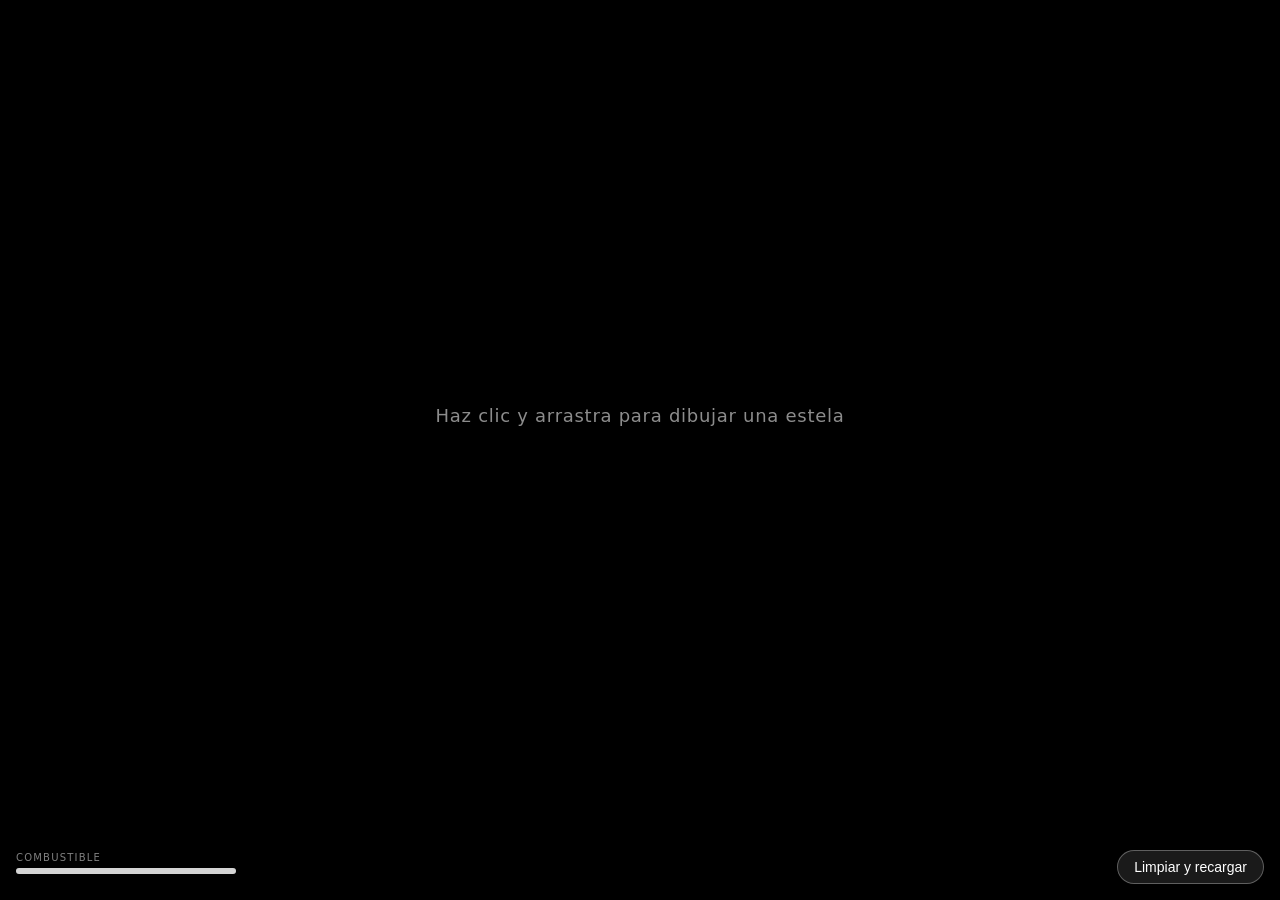
<file: Estela de avión.html>
<!DOCTYPE html>
<html lang="es">
<head>
<meta charset="utf-8">
<meta name="viewport" content="width=device-width, initial-scale=1, viewport-fit=cover">
<title>Estela de avión</title>
<style>
:root{box-sizing:border-box;padding-top:env(safe-area-inset-top,0px);padding-bottom:env(safe-area-inset-bottom,0px);color-scheme:dark}
html,body{height:100%;margin:0;background:#000;overflow:hidden;font-family:system-ui,-apple-system,"Segoe UI",sans-serif}
canvas{position:fixed;inset:0;width:100%;height:100%;display:block;background:#000;touch-action:none;cursor:crosshair}
#hint{position:fixed;left:0;right:0;top:45%;text-align:center;color:#fff;opacity:.55;font-size:18px;letter-spacing:.04em;pointer-events:none;transition:opacity 1s}
#clear{position:fixed;right:16px;bottom:calc(16px + env(safe-area-inset-bottom,0px));background:rgba(255,255,255,.1);color:#fff;border:1px solid rgba(255,255,255,.3);border-radius:20px;padding:8px 16px;font-size:14px;cursor:pointer}
#clear:hover{background:rgba(255,255,255,.2)}
#bar{position:fixed;left:16px;bottom:calc(26px + env(safe-area-inset-bottom,0px));width:min(220px,40vw);height:6px;border-radius:3px;background:rgba(255,255,255,.15)}
#bar::before{content:"COMBUSTIBLE";position:absolute;top:-16px;left:0;font-size:10px;letter-spacing:.12em;color:#fff;opacity:.5}
#fill{display:block;height:100%;width:100%;border-radius:3px;background:#fff;opacity:.8}
</style>
</head>
<body>
<canvas id="c"></canvas>
<div id="hint">Haz clic y arrastra para dibujar una estela</div>
<div id="bar"><i id="fill"></i></div>
<button id="clear">Limpiar y recargar</button>
<script>
const cv=document.getElementById('c'),ctx=cv.getContext('2d'),hint=document.getElementById('hint');
let W,H,dpr;
function resize(){dpr=Math.min(window.devicePixelRatio||1,2);W=innerWidth;H=innerHeight;cv.width=W*dpr;cv.height=H*dpr;ctx.setTransform(dpr,0,0,dpr,0,0)}
addEventListener('resize',resize);resize();

// soft sprite
const spr=document.createElement('canvas');spr.width=spr.height=64;
const sg=spr.getContext('2d'),g=sg.createRadialGradient(32,32,0,32,32,32);
g.addColorStop(0,'rgba(255,255,255,1)');g.addColorStop(.4,'rgba(255,255,255,.5)');g.addColorStop(1,'rgba(255,255,255,0)');
sg.fillStyle=g;sg.fillRect(0,0,64,64);

let parts=[],drawing=false,last=null,moved=false;
const MAX=7000;

function emit(x,y,nx,ny){
  for(const s of [0]){
    parts.push({x:x+nx*s*5,y:y+ny*s*5,vx:nx*s*.12+(Math.random()-.5)*.1,vy:ny*s*.12+(Math.random()-.5)*.1,
      age:0,life:7+Math.random()*5,r0:2+Math.random()*1.5,r1:22+Math.random()*22,a0:.07+Math.random()*.04});
  }
  if(parts.length>MAX)parts.splice(0,parts.length-MAX);
}
const RANGE=900,fill=document.getElementById('fill');let fuel=1;
function setFuel(v){
  fuel=Math.max(0,Math.min(1,v));fill.style.width=fuel*100+'%';
  if(fuel<=0){hint.textContent='Sin combustible · pulsa "Limpiar y recargar"';hint.style.opacity=.8}
  else if(hint.textContent.startsWith('Sin')){hint.textContent='Haz clic y arrastra para dibujar una estela';hint.style.opacity=0}
}
function pos(e){return{x:e.clientX,y:e.clientY}}

cv.addEventListener('pointerdown',e=>{
  cv.setPointerCapture(e.pointerId);
  drawing=true;moved=false;last=pos(e);if(fuel>0)hint.style.opacity=0;
});
cv.addEventListener('pointermove',e=>{
  if(!drawing)return;
  const p=pos(e);let dx=p.x-last.x,dy=p.y-last.y,d=Math.hypot(dx,dy);
  if(d<1)return;
  if(fuel<=0){last=p;return}
  const max=fuel*RANGE;
  if(d>max){dx*=max/d;dy*=max/d;d=max}
  moved=true;
  const nx=-dy/d,ny=dx/d,step=3,n=Math.max(1,Math.ceil(d/step));
  for(let i=1;i<=n;i++){emit(last.x+dx*i/n,last.y+dy*i/n,nx,ny)}
  setFuel(fuel-d/RANGE);
  last={x:last.x+dx,y:last.y+dy};
});
function up(){
  if(drawing&&!moved&&last&&fuel>0){setFuel(fuel-.01); // simple click: little puff
    for(let i=0;i<14;i++){const a=Math.random()*6.28;emit(last.x+Math.cos(a)*4,last.y+Math.sin(a)*4,Math.cos(a),Math.sin(a))}
  }
  drawing=false;
}
cv.addEventListener('pointerup',up);
cv.addEventListener('pointercancel',up);
document.getElementById('clear').onclick=()=>{parts=[];setFuel(1)};
addEventListener('keydown',e=>{if(e.key==='c'||e.key==='C'){parts=[];setFuel(1)}});

let prev=performance.now();
function frame(now){
  const dt=Math.min((now-prev)/1000,.05);prev=now;
  ctx.globalCompositeOperation='source-over';ctx.globalAlpha=1;
  ctx.fillStyle='#000';ctx.fillRect(0,0,W,H);
  ctx.globalCompositeOperation='lighter';
  let j=0;
  for(let i=0;i<parts.length;i++){
    const p=parts[i];p.age+=dt;
    if(p.age>=p.life)continue;
    const t=p.age/p.life;
    p.vx+=(Math.random()-.5)*.015+.002;p.vy+=(Math.random()-.5)*.015-.001;
    p.vx*=.995;p.vy*=.995;
    p.x+=p.vx*dt*60*.5;p.y+=p.vy*dt*60*.5;
    const r=p.r0+(p.r1-p.r0)*Math.pow(t,.55);
    const a=p.a0*Math.pow(1-t,1.6);
    ctx.globalAlpha=a;
    ctx.drawImage(spr,p.x-r,p.y-r,r*2,r*2);
    parts[j++]=p;
  }
  parts.length=j;
  requestAnimationFrame(frame);
}
requestAnimationFrame(frame);
</script>
</body>
</html>
</file>
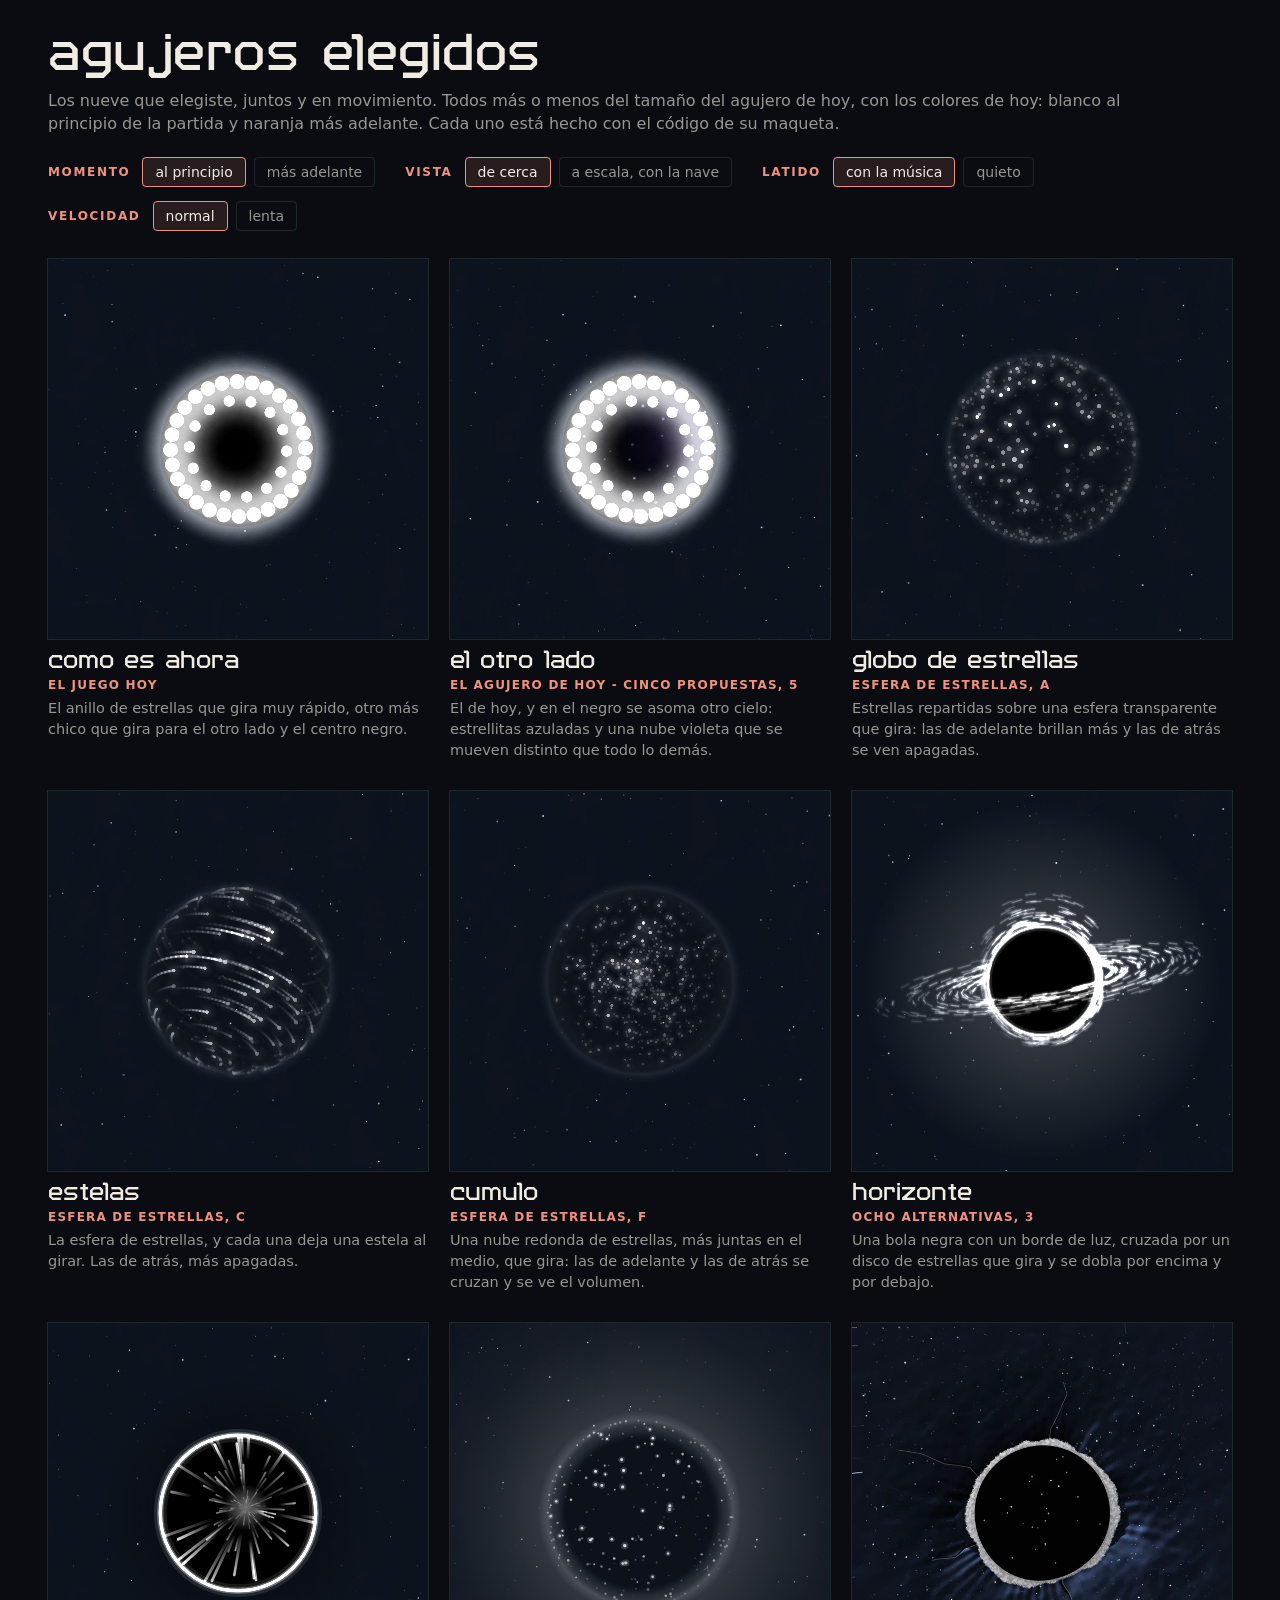
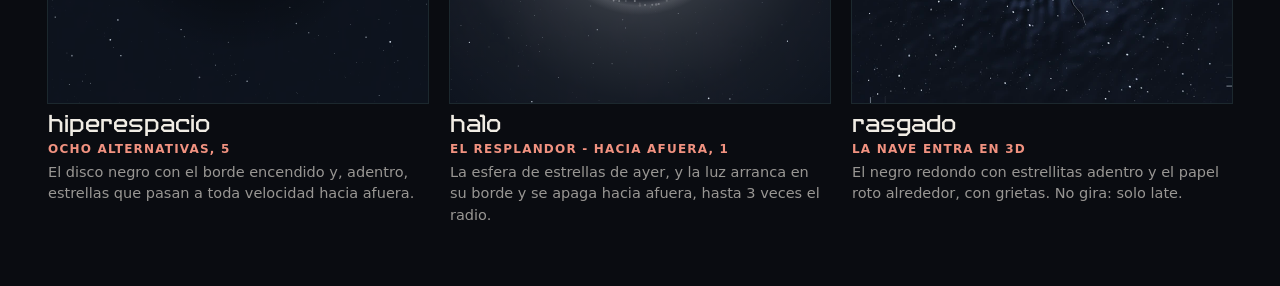
<file: agujeros/agujeros-elegidos.html>
<!doctype html>
<html lang="es">
<head>
<meta charset="utf-8">
<meta name="viewport" content="width=device-width, initial-scale=1">
<title>agujeros elegidos</title>
<style>
@font-face { font-family: Spaceport; src: url([data-uri]) format("opentype"); }
:root {
  --fondo: #0a0c11;
  --texto: #f0ece4;
  --tenue: rgba(240, 236, 228, .62);
  --acento: #f19280;
  --linea: rgba(126, 184, 201, .16);
}
* { box-sizing: border-box; margin: 0; padding: 0; }
html { background: var(--fondo); }
body { background: var(--fondo); color: var(--texto); font-family: "Segoe UI", system-ui, sans-serif; padding: 34px 48px 60px; max-width: 1360px; margin: 0 auto; }
h1 { font-family: Spaceport; font-weight: 400; font-size: 44px; letter-spacing: .5px; }
.bajada { margin-top: 10px; font-size: 16px; line-height: 1.45; color: var(--tenue); max-width: 1100px; }
.controles { display: flex; flex-wrap: wrap; gap: 14px 30px; margin: 22px 0 28px; }
.grupo { display: flex; flex-wrap: wrap; align-items: center; gap: 8px; }
.grupo > span { font-size: 12px; font-weight: 600; letter-spacing: .14em; text-transform: uppercase; color: var(--acento); margin-right: 4px; }
.grupo button { background: none; border: 1px solid var(--linea); color: var(--tenue); font: inherit; font-size: 14px; padding: 6px 12px; border-radius: 4px; cursor: pointer; }
.grupo button:hover { color: var(--texto); }
.grupo button[aria-pressed="true"] { border-color: var(--acento); color: var(--texto); background: rgba(241, 146, 128, .12); }
.grilla { display: grid; grid-template-columns: repeat(auto-fill, minmax(300px, 1fr)); gap: 30px 22px; }
.tarjeta canvas { display: block; width: 100%; aspect-ratio: 1; outline: 1px solid var(--linea); }
.nombre { font-family: Spaceport; font-size: 21px; margin-top: 12px; white-space: pre; }
.origen { font-size: 12px; font-weight: 600; letter-spacing: .1em; text-transform: uppercase; color: var(--acento); margin-top: 5px; }
.nota { font-size: 14.5px; line-height: 1.45; color: var(--tenue); margin-top: 6px; }
@media (max-width: 600px) {
  body { padding: 24px 16px 40px; }
  h1 { font-size: 30px; }
}
</style>
</head>
<body>
<h1>agujeros elegidos</h1>
<p class="bajada">Los nueve que elegiste, juntos y en movimiento. Todos más o menos del tamaño del agujero de hoy, con los colores de hoy: blanco al principio de la partida y naranja más adelante. Cada uno está hecho con el código de su maqueta.</p>
<div class="controles">
  <div class="grupo" data-clave="momento"><span>Momento</span><button data-valor="inicio">al principio</button><button data-valor="fin">más adelante</button></div>
  <div class="grupo" data-clave="vista"><span>Vista</span><button data-valor="cerca">de cerca</button><button data-valor="escala">a escala, con la nave</button></div>
  <div class="grupo" data-clave="latido"><span>Latido</span><button data-valor="si">con la música</button><button data-valor="no">quieto</button></div>
  <div class="grupo" data-clave="velocidad"><span>Velocidad</span><button data-valor="normal">normal</button><button data-valor="lenta">lenta</button></div>
</div>
<div class="grilla" id="grilla"></div>
<script>
const IMG = {};
function cargar(nombre, src) {
  const im = new Image();
  IMG[nombre] = im;
  const listo = new Promise((res) => { im.onload = im.onerror = res; });
  im.src = src;
  return im.complete ? Promise.resolve() : listo;
}
const CARGAS = [
  cargar("fondo", "[data-uri]"),
  cargar("cohete", "[data-uri]"),
  cargar("rasgado-cerca-oscuro", "[data-uri]"),
  cargar("rasgado-cerca-papel", "[data-uri]"),
  cargar("rasgado-escala-oscuro", "[data-uri]"),
  cargar("rasgado-escala-papel", "[data-uri]"),
];

const TAU = Math.PI * 2;
const DPR = Math.min(2, window.devicePixelRatio || 1);
function azar(seed) {
  let a = seed >>> 0;
  return () => {
    a = (a + 0x6d2b79f5) | 0;
    let t = Math.imul(a ^ (a >>> 15), 1 | a);
    t = (t + Math.imul(t ^ (t >>> 7), 61 | t)) ^ t;
    return ((t ^ (t >>> 14)) >>> 0) / 4294967296;
  };
}
const cl = (v, a = 0, b = 1) => Math.max(a, Math.min(b, v));
const rgba = (c, a) => `rgba(${Math.round(cl(c[0], 0, 255))},${Math.round(cl(c[1], 0, 255))},${Math.round(cl(c[2], 0, 255))},${cl(a).toFixed(4)})`;
const mezcla = (a, b, k) => a.map((v, i) => v + (b[i] - v) * k);
const BLANCO = [255, 255, 255];
function lienzo(w, h = w) {
  const cv = document.createElement("canvas");
  cv.width = w;
  cv.height = h;
  return cv;
}
// Un normal al azar (Box-Muller), para repartir puntos en una esfera.
function normal(r) {
  return Math.sqrt(-2 * Math.log(1 - r())) * Math.cos(TAU * r());
}

// --- Lo que se elige arriba -----------------------------------------------------
const E = { momento: "inicio", vista: "cerca", latido: "si", velocidad: "normal" };
const GUARDADO = "esc4-agujeros-elegidos";
try {
  Object.assign(E, JSON.parse(localStorage.getItem(GUARDADO) || "{}"));
} catch (e) {}
const Q = new URLSearchParams(location.search);
for (const k of Object.keys(E)) if (Q.has(k)) E[k] = Q.get(k);
const T_FIJO = Q.has("t") ? parseFloat(Q.get("t")) : null; // para sacar fotos

// Los colores de hoy (CUMULO_COLOR_INICIO / FIN) y, para las esferas, las
// estrellas apagadas, las normales y las más prendidas.
const PALETAS = {
  inicio: { fin: false, col: [255, 255, 255], dim: [72, 74, 80], luz: [236, 238, 244], pico: [255, 255, 255], brillo: [255, 255, 255] },
  fin: { fin: true, col: [203, 104, 26], dim: [104, 56, 26], luz: [228, 136, 66], pico: [255, 204, 150], brillo: [245, 160, 90] },
};
const VISTAS = { cerca: 2, escala: 1 }; // px de pantalla por px del mundo (el tile mide 360 del mundo a escala)

// El latido (pulsoCumulo): una vez por compás, sube rápido y baja despacio.
const COMPAS = 2.0604; // MUSICA_COMPAS_RESPALDO
const TIEMPO = COMPAS / 5; // MUSICA_TIEMPOS_COMPAS
const PULSO_AMPLITUD = 1.4 / 1.15 - 1; // CUMULO_PULSO_AMPLITUD
function pulso(t) {
  const u = (t % COMPAS) / (1.25 * TIEMPO);
  if (u >= 1) return 0;
  const s = u < 0.25 ? u / 0.25 : 1 - (u - 0.25) / 0.75;
  return s * s * (3 - 2 * s);
}

// --- El agujero de hoy (esc4-game.js), en px del mundo ------------------------
const ANILLO = 32; // CUMULO_ANILLO
const ESTRELLA_R = 3.4; // CUMULO_ESTRELLA_R
const DISCO = ANILLO * 1.15; // CUMULO_ANILLO * CUMULO_DISCO_RADIO
const GIRO = 9; // CUMULO_GIRO
const K = 4; // SPRITE_ESCALA

// armarAnillo: las estrellas del anillo con su brillo, en un sprite.
function armarAnillo(radio, cant, r, color) {
  const brillo = 12; // CUMULO_BRILLO
  const lado = Math.ceil((radio + r + brillo * 2) * 2 * K);
  const cv = lienzo(lado);
  const c = cv.getContext("2d");
  c.translate(lado / 2, lado / 2);
  c.fillStyle = c.shadowColor = color;
  c.shadowBlur = brillo * K;
  for (let i = 0; i < cant; i++) {
    const a = (i / cant) * TAU;
    for (let k = 0; k < 3; k++) {
      c.beginPath();
      c.arc(Math.cos(a) * radio * K, Math.sin(a) * radio * K, r * K, 0, TAU);
      c.fill();
    }
  }
  return cv;
}
const SPRITES = {};
function anillos(pal) {
  const clave = "anillo" + pal.col;
  if (!SPRITES[clave]) {
    const color = rgba(pal.col, 1);
    SPRITES[clave] = {
      afuera: armarAnillo(ANILLO, 28, ESTRELLA_R, color),
      adentro: armarAnillo(ANILLO * 0.72, 14, ESTRELLA_R * 0.75, color),
    };
  }
  return SPRITES[clave];
}
function dibujarAnillo(c, sprite, giro) {
  const lado = sprite.width / K;
  c.save();
  c.globalCompositeOperation = "lighter";
  c.rotate(giro);
  c.drawImage(sprite, -lado / 2, -lado / 2, lado, lado);
  c.restore();
}
function anillosDeHoy(c, t, pal) {
  const s = anillos(pal);
  dibujarAnillo(c, s.afuera, t * GIRO);
  dibujarAnillo(c, s.adentro, -t * GIRO * 1.7);
}
function disco(c, r, color = "#000") {
  c.fillStyle = color;
  c.beginPath();
  c.arc(0, 0, r, 0, TAU);
  c.fill();
}
// Oscurece alrededor (se come la luz de al lado).
function sombra(c, r, a) {
  const g = c.createRadialGradient(0, 0, 0, 0, 0, r);
  g.addColorStop(0, `rgba(0,0,0,${a})`);
  g.addColorStop(0.55, `rgba(0,0,0,${a * 0.6})`);
  g.addColorStop(1, "rgba(0,0,0,0)");
  c.fillStyle = g;
  c.beginPath();
  c.arc(0, 0, r, 0, TAU);
  c.fill();
}
// Un aro de luz: varias pasadas, de la más ancha y tenue a la más fina.
function aro(c, r, color, pasadas) {
  c.save();
  c.globalCompositeOperation = "lighter";
  c.strokeStyle = rgba(color, 1);
  for (const [ancho, a] of pasadas) {
    c.globalAlpha = a;
    c.lineWidth = ancho;
    c.beginPath();
    c.arc(0, 0, r, 0, TAU);
    c.stroke();
  }
  c.restore();
}

// --- Estrellas de las esferas (esferas_estrellas.py) ---------------------------
// Cada estrella: un punto con un halo suave (el "estampar" de la maqueta). Se
// arman en sprites, uno por nivel de brillo, del apagado al más prendido.
const NIVELES = 12;
const NUCLEO = 8; // px del sprite: el radio del punto (el sprite mide 16 radios)
function colorNivel(pal, u) {
  const m = Math.min(1, u);
  return pal.dim.map((d, i) => d * (1 - m) + pal.luz[i] * m + pal.pico[i] * Math.max(0, u - 0.85) * 1.5);
}
function estrellas(pal) {
  const clave = "estrellas" + pal.col;
  if (SPRITES[clave]) return SPRITES[clave];
  const lista = [];
  for (let i = 0; i < NIVELES; i++) {
    const u = (i / (NIVELES - 1)) * 1.3;
    const col = colorNivel(pal, u);
    const n = NUCLEO * 16;
    const cv = lienzo(n);
    const c = cv.getContext("2d");
    const sig = 2.4 * NUCLEO;
    const g = c.createRadialGradient(n / 2, n / 2, 0, n / 2, n / 2, n / 2);
    for (let k = 0; k <= 8; k++) {
      const x = (k / 8) * (n / 2);
      g.addColorStop(k / 8, rgba(col, 0.16 * Math.exp(-(x * x) / (2 * sig * sig)) * (k === 8 ? 0 : 1)));
    }
    c.fillStyle = g;
    c.fillRect(0, 0, n, n);
    c.fillStyle = rgba(col, 1);
    c.beginPath();
    c.arc(n / 2, n / 2, NUCLEO, 0, TAU);
    c.fill();
    lista.push({ cv, col: rgba(col, 1) });
  }
  // El destello de las más prendidas: una cruz finita.
  const n = 128, cv = lienzo(n), c = cv.getContext("2d");
  const im = c.createImageData(n, n);
  const pico = pal.pico, largo = 60, ancho = 2.3;
  for (let y = 0; y < n; y++) {
    for (let x = 0; x < n; x++) {
      const dx = x + 0.5 - n / 2, dy = y + 0.5 - n / 2;
      const brazo = (a, b) => Math.exp(-(b * b) / (2 * ancho * ancho)) * Math.pow(cl(1 - Math.abs(a) / largo), 2);
      const v = cl(brazo(dx, dy) + brazo(dy, dx));
      const o = (y * n + x) * 4;
      im.data[o] = pico[0];
      im.data[o + 1] = pico[1];
      im.data[o + 2] = pico[2];
      im.data[o + 3] = Math.round(255 * v);
    }
  }
  c.putImageData(im, 0, 0);
  SPRITES[clave] = { niveles: lista, destello: cv };
  return SPRITES[clave];
}
function estampar(c, sp, x, y, rad, u, alfa, destello) {
  const nivel = sp.niveles[Math.round((cl(u, 0, 1.3) / 1.3) * (NIVELES - 1))];
  c.globalAlpha = cl(alfa);
  c.drawImage(nivel.cv, x - 8 * rad, y - 8 * rad, 16 * rad, 16 * rad);
  if (destello > 0) {
    const l = 4.5 * rad * (1 + 2 * destello) * (64 / 60);
    c.globalAlpha = 0.8 * destello;
    c.drawImage(sp.destello, x - l, y - l, 2 * l, 2 * l);
  }
}

// El eje de giro de las esferas: inclinado hacia quien mira y un poco torcido.
const INCLINA = 0.45, TUERCE = 0.35;
const LUZ = (() => { const l = [-0.45, -0.6, 0.66], n = Math.hypot(...l); return l.map((v) => v / n); })();
function girar(p, phi) {
  const c = Math.cos(phi), s = Math.sin(phi);
  const x1 = p[0] * c + p[2] * s, z1 = -p[0] * s + p[2] * c;
  const ca = Math.cos(INCLINA), sa = Math.sin(INCLINA);
  const y2 = p[1] * ca - z1 * sa, z2 = p[1] * sa + z1 * ca;
  const cb = Math.cos(TUERCE), sb = Math.sin(TUERCE);
  return [x1 * cb - y2 * sb, x1 * sb + y2 * cb, z2];
}
function enEsfera(r) {
  const v = [normal(r), normal(r), normal(r)], n = Math.hypot(...v) || 1;
  return v.map((x) => x / n);
}
// Los puntos de cada diseño (A, C y F de la maqueta).
const PUNTOS = {
  A: (() => { const r = azar(1); return Array.from({ length: 340 }, () => ({ p: enEsfera(r), b: 0.35 + 0.65 * r(), s: 0.8 + 0.5 * r() })); })(),
  C: (() => { const r = azar(3); return Array.from({ length: 170 }, () => ({ p: enEsfera(r), b: 0.4 + 0.6 * r(), s: 0.8 + 0.4 * r(), largo: 0.35 + 0.45 * r() })); })(),
  F: (() => {
    const r = azar(6);
    return Array.from({ length: 520 }, () => {
      const d = enEsfera(r), k = Math.pow(r(), 0.75);
      return { p: d.map((v) => v * k), b: 0.3 + 0.7 * r(), s: 0.6 + 0.4 * r() };
    });
  })(),
};
const ESFERA_R = 44; // ESFERA_RADIO
const ESFERA_VEL = 9 * 0.144; // CUMULO_GIRO * ESFERA_GIRO: ~1,3 rad/s

function esferaDeEstrellas(c, t, pal, dis) {
  const Rs = ESFERA_R;
  // Transparente: el fondo apenas más oscuro y un borde de luz muy suave.
  disco(c, Rs, "rgba(0,0,0,0.1)");
  c.save();
  c.globalCompositeOperation = "lighter";
  const g = c.createRadialGradient(0, 0, 0, 0, 0, Rs * 1.1);
  g.addColorStop(0, rgba(pal.luz, 0));
  g.addColorStop(0.72, rgba(pal.luz, 0.005));
  g.addColorStop(0.88, rgba(pal.luz, 0.03));
  g.addColorStop(0.91, rgba(pal.luz, 0.07));
  g.addColorStop(0.96, rgba(pal.luz, 0.02));
  g.addColorStop(1, rgba(pal.luz, 0));
  c.fillStyle = g;
  c.beginPath();
  c.arc(0, 0, Rs * 1.1, 0, TAU);
  c.fill();
  c.restore();
  const sp = estrellas(pal);
  const phi = t * ESFERA_VEL;
  const lista = PUNTOS[dis].map((q) => {
    const [x, y, z] = girar(q.p, phi);
    const nrm = Math.hypot(x, y, z) + 1e-6;
    const frente = dis === "F" ? (z + 1) / 2 : (z / nrm + 1) / 2;
    const luz = 0.75 + 0.5 * Math.max(0, (x * LUZ[0] + y * LUZ[1] + z * LUZ[2]) / nrm);
    const B = q.b * (0.18 + 0.82 * Math.pow(frente, 1.3)) * luz;
    return { q, x, y, z, B, rad: q.s * (0.4 + 0.55 * frente) };
  });
  lista.sort((a, b) => a.z - b.z);
  const capa = (atras) => {
    if (dis === "C") {
      // Las estelas: para atrás en el giro, apagándose.
      c.save();
      c.globalCompositeOperation = "lighter";
      c.lineCap = "round";
      c.lineWidth = 1.1;
      for (const e of lista) {
        if (e.z < 0 !== atras) continue;
        const m = 10;
        c.strokeStyle = sp.niveles[Math.round((cl(e.B, 0, 1.3) / 1.3) * (NIVELES - 1))].col;
        let prev = [e.x, e.y];
        for (let j = 1; j <= m; j++) {
          const s = j / m;
          const [xs, ys, zs] = girar(e.q.p, phi - s * e.q.largo);
          c.globalAlpha = cl(0.75 * Math.pow(1 - s, 1.5) * (0.35 + 0.65 * (zs + 1) / 2) * Math.min(1, e.B));
          c.beginPath();
          c.moveTo(prev[0] * Rs, prev[1] * Rs);
          c.lineTo(xs * Rs, ys * Rs);
          c.stroke();
          prev = [xs, ys];
        }
      }
      c.restore();
    }
    for (const e of lista) {
      if (e.z < 0 !== atras) continue;
      estampar(c, sp, e.x * Rs, e.y * Rs, e.rad, e.B, 0.25 + 0.75 * e.B, Math.max(0, (e.B - 1) / 0.3));
    }
    c.globalAlpha = 1;
  };
  capa(true);
  capa(false);
}

// --- La esfera del resplandor (el juego de ayer, resplandor.template.html) -----
const HALO_PUNTOS = (() => {
  const r = azar(77), lista = [];
  for (let i = 0; i < 240; i++) {
    let dx, dy, dz, n;
    do { dx = r() * 2 - 1; dy = r() * 2 - 1; dz = r() * 2 - 1; n = Math.hypot(dx, dy, dz); } while (n > 1 || n < 0.1);
    lista.push({ d: [dx / n, dy / n, dz / n], brillo: 0.35 + 0.65 * r(), tam: 0.48 * (0.8 + 0.5 * r()) });
  }
  return lista;
})();
function esferaDeAyer(c, R, pal, ang) {
  const g = c.createRadialGradient(0, 0, 0, 0, 0, R * 1.1);
  g.addColorStop(0, "rgba(0,0,0,0.1)");
  g.addColorStop(0.72, "rgba(0,0,0,0.1)");
  g.addColorStop(0.86, rgba(pal.luz, 0.03));
  g.addColorStop(0.91, rgba(pal.luz, 0.12));
  g.addColorStop(1, rgba(pal.luz, 0));
  c.fillStyle = g;
  c.beginPath();
  c.arc(0, 0, R * 1.1, 0, TAU);
  c.fill();
  const cf = Math.cos(ang), sf = Math.sin(ang), ci = Math.cos(0.45), si = Math.sin(0.45), ct = Math.cos(1.3), st = Math.sin(1.3);
  const esc = R / 32;
  const lista = HALO_PUNTOS.map(({ d, brillo, tam }) => {
    const x1 = d[0] * cf + d[2] * sf, z1 = -d[0] * sf + d[2] * cf;
    const y2 = d[1] * ci - z1 * si, z2 = d[1] * si + z1 * ci;
    const sx = x1 * ct - y2 * st, sy = x1 * st + y2 * ct;
    const frente = (z2 + 1) / 2;
    const luz = 0.75 + 0.5 * Math.max(0, sx * LUZ[0] + sy * LUZ[1] + z2 * LUZ[2]);
    const B = 1.25 * brillo * (0.3 + 0.7 * Math.pow(frente, 1.3)) * luz;
    return { x: sx * R, y: sy * R, z: z2, u: Math.min(1.3, B) / 1.3, rad: Math.max(0.45, tam * (0.4 + 0.55 * frente) * esc) };
  });
  lista.sort((a, b) => a.z - b.z);
  for (const e of lista) {
    const col = e.u < 0.55 ? mezcla(pal.dim, pal.luz, e.u / 0.55) : mezcla(pal.luz, pal.pico, (e.u - 0.55) / 0.45);
    const a = 0.35 + 0.65 * e.u;
    if (e.u > 0.6) {
      c.fillStyle = rgba(col, 0.2 * a);
      c.beginPath(); c.arc(e.x, e.y, e.rad * 2.2, 0, TAU); c.fill();
    }
    c.fillStyle = rgba(col, a);
    c.beginPath(); c.arc(e.x, e.y, e.rad, 0, TAU); c.fill();
  }
}
// La luz de la nave, pero arrancando en el borde y apagándose hacia afuera.
function haloAfuera(c, R0, R1, col, a) {
  const f = R0 / R1, resto = 1 - f;
  const g = c.createRadialGradient(0, 0, 0, 0, 0, R1);
  g.addColorStop(0, rgba(col, 0));
  g.addColorStop(f * 0.82, rgba(col, 0));
  g.addColorStop(f, rgba(col, a));
  g.addColorStop(f + resto * 0.2, rgba(col, 0.65 * a));
  g.addColorStop(f + resto * 0.5, rgba(col, 0.25 * a));
  g.addColorStop(1, rgba(col, 0));
  c.fillStyle = g;
  c.beginPath();
  c.arc(0, 0, R1, 0, TAU);
  c.fill();
}

// --- El horizonte y el hiperespacio (ocho alternativas) -----------------------
const HORIZONTE = (() => {
  const r = azar(91), arco = [], disco = [];
  for (let i = 0; i < 300; i++) arco.push({ a: r() * TAU, u: Math.pow(r(), 1.5), al: 0.45 + 0.55 * r() });
  for (let i = 0; i < 420; i++) {
    const u = Math.pow(r(), 1.35);
    disco.push({ a: r() * TAU, u, al: (0.25 + 0.75 * (1 - u)) * (0.5 + 0.5 * r()) });
  }
  return { arco, disco };
})();
function horizonte(c, t, pal) {
  const Rh = ANILLO * 0.78;
  // Un brillo suave alrededor.
  const g = c.createRadialGradient(0, 0, Rh, 0, 0, Rh * 3.4);
  g.addColorStop(0, rgba(pal.col, 0.16));
  g.addColorStop(1, rgba(pal.col, 0));
  c.fillStyle = g;
  c.beginPath(); c.arc(0, 0, Rh * 3.4, 0, TAU); c.fill();
  c.save();
  c.globalCompositeOperation = "lighter";
  c.lineCap = "round";
  // El arco doblado: más grueso arriba, finito abajo.
  c.strokeStyle = rgba(mezcla(pal.col, BLANCO, 0.25), 1);
  for (const p of HORIZONTE.arco) {
    const a = p.a + t * 0.6;
    const arriba = Math.max(0, -Math.sin(a)), abajo = Math.max(0, Math.sin(a));
    const d = Rh * 1.07 + Rh * (0.1 + 0.55 * arriba * arriba + 0.1 * abajo) * p.u;
    const al = (0.3 + 0.7 * (1 - p.u)) * p.al * (0.6 + 0.4 * Math.cos(a + 0.4));
    const l = 2.2 / d;
    for (const [ancho, k] of [[1.8, 0.25], [0.6, 1]]) {
      c.globalAlpha = cl(al * k);
      c.lineWidth = ancho;
      c.beginPath(); c.arc(0, 0, d, a - l, a + l); c.stroke();
    }
  }
  // El disco: chato e inclinado; gira más rápido cerca del negro.
  const k = 0.19, inc = -0.16, ci = Math.cos(inc), si = Math.sin(inc);
  const pos = (d, a) => {
    const px = d * Math.cos(a), py = d * Math.sin(a) * k;
    return [px * ci - py * si, px * si + py * ci];
  };
  const discoDe = (atras) => {
    c.strokeStyle = rgba(mezcla(pal.col, BLANCO, 0.2), 1);
    for (const p of HORIZONTE.disco) {
      const d = Rh * 1.32 + Rh * 1.9 * p.u;
      const a = p.a + t * 1.1 * Math.pow((Rh * 1.32) / d, 1.5);
      if (Math.sin(a) < 0 !== atras) continue;
      const dop = 0.45 + 0.55 * (0.5 + 0.5 * Math.cos(a + 0.3));
      const l = 3.2 / d;
      const [x1, y1] = pos(d, a - l), [x2, y2] = pos(d, a + l);
      for (const [ancho, kk] of [[2, 0.25], [0.7, 1]]) {
        c.globalAlpha = cl(p.al * dop * kk);
        c.lineWidth = ancho;
        c.beginPath(); c.moveTo(x1, y1); c.lineTo(x2, y2); c.stroke();
      }
    }
  };
  discoDe(true);
  c.restore();
  disco(c, Rh);
  aro(c, Rh * 1.03, mezcla(pal.col, BLANCO, 0.4), [[4, 0.12], [2, 0.3], [0.8, 1]]);
  c.save();
  c.globalCompositeOperation = "lighter";
  c.lineCap = "round";
  discoDe(false);
  c.restore();
}

const RAYAS = (() => {
  const r = azar(55);
  return Array.from({ length: 120 }, () => ({ a: r() * TAU, fase: r(), vel: 0.35 + 0.35 * r(), l: r(), b: 0.5 + 0.5 * r() }));
})();
function hiperespacio(c, t, pal) {
  const R = DISCO;
  sombra(c, R * 1.8, 0.5);
  disco(c, R);
  const vp = { x: R * 0.1, y: -R * 0.07 };
  // Un resplandor chiquito en el fondo del túnel.
  const g = c.createRadialGradient(vp.x, vp.y, 0, vp.x, vp.y, R * 0.3);
  g.addColorStop(0, rgba(mezcla(pal.col, BLANCO, 0.5), 0.45));
  g.addColorStop(1, rgba(pal.col, 0));
  c.fillStyle = g;
  c.beginPath(); c.arc(vp.x, vp.y, R * 0.3, 0, TAU); c.fill();
  c.save();
  c.beginPath(); c.arc(0, 0, R * 0.985, 0, TAU); c.clip();
  c.globalCompositeOperation = "lighter";
  c.lineCap = "round";
  const col = mezcla(pal.col, BLANCO, 0.35);
  for (const s of RAYAS) {
    const u = (s.fase + t * s.vel) % 1;
    const cabeza = R * (0.06 + 1.1 * Math.pow(u, 1.7));
    const cola = cabeza * (1 - (0.25 + 0.5 * s.l));
    const x1 = vp.x + Math.cos(s.a) * cola, y1 = vp.y + Math.sin(s.a) * cola;
    const x2 = vp.x + Math.cos(s.a) * cabeza, y2 = vp.y + Math.sin(s.a) * cabeza;
    const lg = c.createLinearGradient(x1, y1, x2, y2);
    const al = (0.25 + 0.75 * Math.min(1, cabeza / R)) * s.b * Math.min(1, u / 0.12);
    lg.addColorStop(0, rgba(col, 0));
    lg.addColorStop(1, rgba(col, al));
    c.strokeStyle = lg;
    c.lineWidth = 0.25 + 1.1 * Math.min(1, cabeza / R);
    c.beginPath(); c.moveTo(x1, y1); c.lineTo(x2, y2); c.stroke();
  }
  c.restore();
  aro(c, R, pal.col, [[6, 0.1], [3, 0.3], [1.5, 1]]);
}

// --- El otro lado (el agujero de hoy - cinco propuestas) ----------------------
const OTRO_CIELO = (() => {
  const r = azar(505);
  return Array.from({ length: 120 }, () => ({ x: r() * 2 - 1, y: r() * 2 - 1, a: 0.18 + 0.4 * r(), rad: 0.35 + 0.45 * r() }));
})();
function otroLado(c, t, pal, p) {
  const R = DISCO;
  disco(c, R);
  c.save();
  c.beginPath(); c.arc(0, 0, R * 0.98, 0, TAU); c.clip();
  // El otro cielo se corre distinto que todo lo demás, como mirando por una ventana.
  const dx = Math.sin(t * 0.3) * R * 0.15, dy = Math.cos(t * 0.23) * R * 0.1;
  const prende = 1 + 0.6 * p;
  const g = c.createRadialGradient(R * 0.25 + dx, -R * 0.2 + dy, 0, R * 0.25 + dx, -R * 0.2 + dy, R * 1.1);
  g.addColorStop(0, `rgba(96,64,170,${0.22 * prende})`);
  g.addColorStop(0.5, `rgba(40,40,120,${0.1 * prende})`);
  g.addColorStop(1, "rgba(0,0,0,0)");
  c.fillStyle = g;
  c.fillRect(-R, -R, 2 * R, 2 * R);
  for (const e of OTRO_CIELO) {
    c.fillStyle = `rgba(185,195,255,${e.a * Math.min(1, prende)})`;
    c.beginPath(); c.arc(e.x * R * 1.3 + dx, e.y * R * 1.3 + dy, e.rad, 0, TAU); c.fill();
  }
  c.restore();
  anillosDeHoy(c, t, pal);
}

// --- Los nueve ----------------------------------------------------------------
const DISENOS = [
  {
    nombre: "como es ahora", origen: "el juego hoy",
    nota: "El anillo de estrellas que gira muy rápido, otro más chico que gira para el otro lado y el centro negro.",
    dibujar(c, t, pal) { disco(c, DISCO); anillosDeHoy(c, t, pal); },
  },
  {
    nombre: "el otro lado", origen: "el agujero de hoy - cinco propuestas, 5",
    nota: "El de hoy, y en el negro se asoma otro cielo: estrellitas azuladas y una nube violeta que se mueven distinto que todo lo demás.",
    dibujar: otroLado,
  },
  {
    nombre: "globo de estrellas", origen: "esfera de estrellas, A",
    nota: "Estrellas repartidas sobre una esfera transparente que gira: las de adelante brillan más y las de atrás se ven apagadas.",
    dibujar(c, t, pal) { esferaDeEstrellas(c, t, pal, "A"); },
  },
  {
    nombre: "estelas", origen: "esfera de estrellas, C",
    nota: "La esfera de estrellas, y cada una deja una estela al girar. Las de atrás, más apagadas.",
    dibujar(c, t, pal) { esferaDeEstrellas(c, t, pal, "C"); },
  },
  {
    nombre: "cumulo", origen: "esfera de estrellas, F",
    nota: "Una nube redonda de estrellas, más juntas en el medio, que gira: las de adelante y las de atrás se cruzan y se ve el volumen.",
    dibujar(c, t, pal) { esferaDeEstrellas(c, t, pal, "F"); },
  },
  {
    nombre: "horizonte", origen: "ocho alternativas, 3",
    nota: "Una bola negra con un borde de luz, cruzada por un disco de estrellas que gira y se dobla por encima y por debajo.",
    dibujar: horizonte,
  },
  {
    nombre: "hiperespacio", origen: "ocho alternativas, 5",
    nota: "El disco negro con el borde encendido y, adentro, estrellas que pasan a toda velocidad hacia afuera.",
    dibujar: hiperespacio,
  },
  {
    nombre: "halo", origen: "el resplandor - hacia afuera, 1",
    nota: "La esfera de estrellas de ayer, y la luz arranca en su borde y se apaga hacia afuera, hasta 3 veces el radio.",
    dibujar(c, t, pal) {
      haloAfuera(c, ESFERA_R, ESFERA_R * 3, pal.brillo, 0.12 * 1.3);
      esferaDeAyer(c, ESFERA_R, pal, 0.9 + t * ESFERA_VEL);
    },
  },
  {
    nombre: "rasgado", origen: "la nave entra en 3D",
    nota: "El negro redondo con estrellitas adentro y el papel roto alrededor, con grietas. No gira: solo late.",
    imagen: true,
  },
];

// --- Los tiles ----------------------------------------------------------------
const tiles = [];
function armarTiles() {
  const grilla = document.getElementById("grilla");
  DISENOS.forEach((d, i) => {
    const tarjeta = document.createElement("div");
    tarjeta.className = "tarjeta";
    const cv = document.createElement("canvas");
    tarjeta.appendChild(cv);
    for (const [cls, txt] of [["nombre", d.nombre], ["origen", d.origen], ["nota", d.nota]]) {
      const el = document.createElement("div");
      el.className = cls;
      el.textContent = txt;
      tarjeta.appendChild(el);
    }
    grilla.appendChild(tarjeta);
    tiles.push({ d, cv, c: cv.getContext("2d"), semilla: 20 + i, W: 0, fondo: null, visible: true });
  });
  const ro = new ResizeObserver(() => {
    tiles.forEach(medir);
    if (T_FIJO !== null) tiles.forEach((tl) => pintar(tl, T_FIJO));
  });
  tiles.forEach((tl) => ro.observe(tl.cv));
  if ("IntersectionObserver" in window) {
    const io = new IntersectionObserver((es) => {
      for (const e of es) {
        const tl = tiles.find((x) => x.cv === e.target);
        if (tl) tl.visible = e.isIntersecting;
      }
    });
    tiles.forEach((tl) => io.observe(tl.cv));
  }
}
function medir(tl) {
  const W = Math.round(tl.cv.clientWidth * DPR);
  if (!W || W === tl.W) return;
  tl.W = tl.cv.width = tl.cv.height = W;
  tl.fondo = null;
  tl.aux = null;
}
// El fondo: al principio, la hoja casi negra; más adelante, el papel azul.
// Como en la maqueta del rasgado: el papel mezclado con el azul oscuro.
function armarFondo(tl) {
  const W = tl.W, cv = lienzo(W), c = cv.getContext("2d");
  const fin = E.momento === "fin";
  c.fillStyle = "rgb(9,12,19)";
  c.fillRect(0, 0, W, W);
  const im = IMG.fondo, r = azar(tl.semilla * 7 + 3), sw = im.width * 0.3;
  c.globalAlpha = fin ? 0.85 : 0.13;
  c.drawImage(im, r() * (im.width - sw), r() * (im.height - sw), sw, sw, 0, 0, W, W);
  c.globalAlpha = 1;
  const s = W / 360, n = 150;
  for (let i = 0; i < n * 4; i++) {
    const chica = i >= n, q = r();
    c.fillStyle = `rgba(230,242,255,${chica ? 0.08 + 0.14 * r() : 0.4 + 0.6 * r()})`;
    c.beginPath();
    c.arc(r() * W, r() * W, (chica ? 0.55 : 0.5 + q * q * q * 1.3) * s * 0.5, 0, TAU);
    c.fill();
  }
  tl.fondo = cv;
  tl.fondoDe = E.momento;
}
// La nave, como en el juego: la caja de 130 px (el dibujo mide ~86 de largo).
// Al principio de la partida, en blanco y negro.
function nave(c, pal) {
  const im = IMG.cohete, k = 130 / im.height;
  if (!SPRITES.naveGris) {
    const cv = lienzo(im.width, im.height), g = cv.getContext("2d");
    g.filter = "grayscale(1) brightness(0.8)";
    g.drawImage(im, 0, 0);
    SPRITES.naveGris = cv;
  }
  c.save();
  c.translate(-118, 14);
  c.rotate(Math.PI / 2);
  c.drawImage(pal.fin ? im : SPRITES.naveGris, (-im.width * k) / 2, (-im.height * k) / 2, im.width * k, im.height * k);
  c.restore();
}
// El rasgado es una imagen (se armó con el código de su maqueta). Para el
// latido, el centro se dibuja otra vez agrandado y se funde con el resto.
function rasgado(tl, pal, kv, esc) {
  const { c, W } = tl;
  const img = IMG[`rasgado-${E.vista}-${pal.fin ? "papel" : "oscuro"}`];
  c.drawImage(img, 0, 0, W, W);
  if (esc < 1.001) return;
  if (!tl.aux) tl.aux = lienzo(W);
  const o = tl.aux.getContext("2d");
  o.setTransform(1, 0, 0, 1, 0, 0);
  o.globalCompositeOperation = "source-over";
  o.clearRect(0, 0, W, W);
  o.translate(W / 2, W / 2);
  o.scale(esc, esc);
  o.drawImage(img, -W / 2, -W / 2, W, W);
  o.setTransform(1, 0, 0, 1, 0, 0);
  const R0 = (32 * kv * W) / 360;
  const g = o.createRadialGradient(W / 2, W / 2, R0 * 1.3 * esc, W / 2, W / 2, R0 * 1.8 * esc);
  g.addColorStop(0, "rgba(0,0,0,1)");
  g.addColorStop(1, "rgba(0,0,0,0)");
  o.globalCompositeOperation = "destination-in";
  o.fillStyle = g;
  o.fillRect(0, 0, W, W);
  c.drawImage(tl.aux, 0, 0);
}

function pintar(tl, t) {
  const { c, W, d } = tl;
  if (!W) return;
  const pal = PALETAS[E.momento] || PALETAS.inicio;
  const kv = VISTAS[E.vista] || 2;
  const p = E.latido === "si" ? pulso(t) : 0;
  const esc = 1 + PULSO_AMPLITUD * p;
  c.setTransform(1, 0, 0, 1, 0, 0);
  c.globalAlpha = 1;
  c.globalCompositeOperation = "source-over";
  if (d.imagen) rasgado(tl, pal, kv, esc);
  else {
    if (!tl.fondo || tl.fondoDe !== E.momento) armarFondo(tl);
    c.drawImage(tl.fondo, 0, 0);
  }
  const k = (W / 360) * kv;
  c.setTransform(k, 0, 0, k, W / 2, W / 2);
  if (!d.imagen) {
    c.save();
    c.scale(esc, esc);
    d.dibujar(c, t, pal, p);
    c.restore();
  }
  c.globalAlpha = 1;
  c.globalCompositeOperation = "source-over";
  if (E.vista === "escala") nave(c, pal);
}

// --- Los botones ----------------------------------------------------------------
function marcar() {
  for (const g of document.querySelectorAll(".grupo")) {
    for (const b of g.querySelectorAll("button")) b.setAttribute("aria-pressed", String(E[g.dataset.clave] === b.dataset.valor));
  }
}
document.querySelector(".controles").addEventListener("click", (ev) => {
  const b = ev.target.closest("button");
  if (!b) return;
  E[b.closest(".grupo").dataset.clave] = b.dataset.valor;
  try { localStorage.setItem(GUARDADO, JSON.stringify(E)); } catch (e) {}
  marcar();
  if (T_FIJO !== null) tiles.forEach((tl) => pintar(tl, T_FIJO));
});

// --- Andando ----------------------------------------------------------------------
let t = 0, antes = null;
function cuadro(ahora) {
  const dt = antes === null ? 0 : Math.min(0.1, (ahora - antes) / 1000);
  antes = ahora;
  t += dt * (E.velocidad === "lenta" ? 0.2 : 1);
  for (const tl of tiles) if (tl.visible) pintar(tl, t);
  requestAnimationFrame(cuadro);
}
Promise.all(CARGAS).then(() => {
  armarTiles();
  marcar();
  tiles.forEach(medir);
  if (T_FIJO !== null) {
    tiles.forEach((tl) => pintar(tl, T_FIJO));
    return;
  }
  requestAnimationFrame(cuadro);
});
</script>
</body>
</html>
</file>
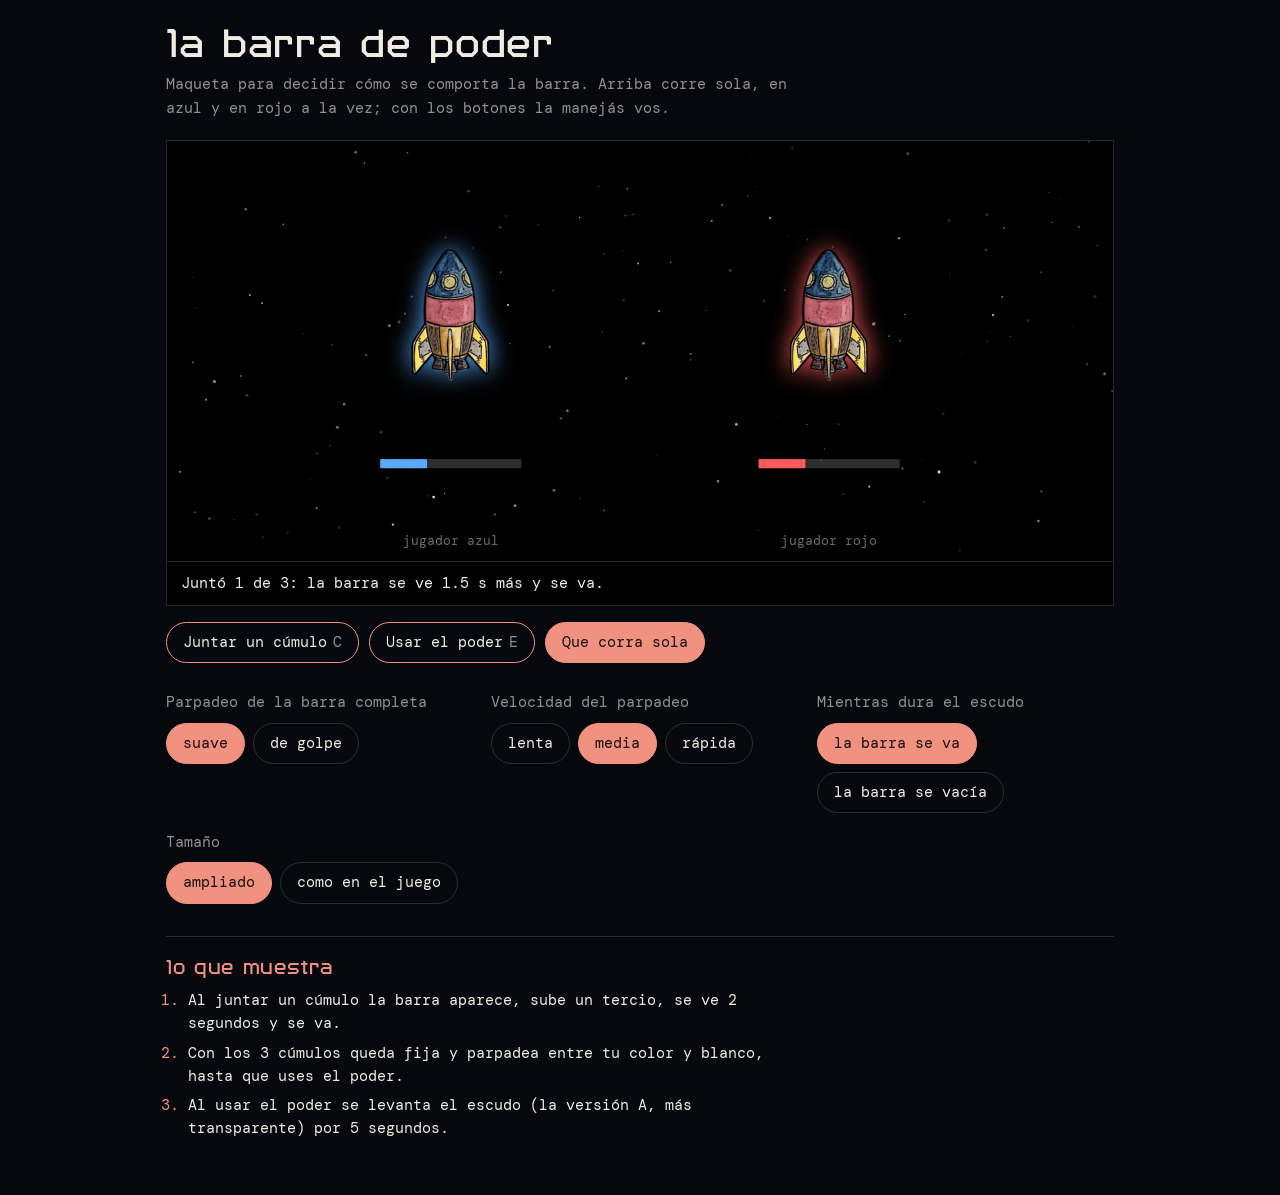
<file: naves/maqueta-barra-poder.html>
<!doctype html>
<html lang="es">
<head>
<meta charset="utf-8">
<meta name="viewport" content="width=device-width, initial-scale=1">
<title>Maqueta: la barra de poder</title>
<style>
@font-face { font-family: Spaceport; src: url("../fonts/Spaceport_2006.otf"); }
@font-face { font-family: "DM Mono"; font-weight: 400; src: url("../fonts/dm-mono-400-latin.woff2") format("woff2"); }
:root {
  --fondo: #06080d;
  --accent: #f19280;
  --white: #f0ece4;
  --muted: rgba(240, 236, 228, 0.6);
  --linea: rgba(240, 236, 228, 0.16);
}
* { box-sizing: border-box; }
html, body { margin: 0; background: var(--fondo); color: var(--white); }
body { font: 15px/1.55 "DM Mono", ui-monospace, Consolas, monospace; }
main { max-width: 980px; margin: 0 auto; padding: 28px 16px 48px; }
h1 { font: 34px/1.1 Spaceport, system-ui, sans-serif; margin: 0 0 8px; letter-spacing: 0.02em; }
h2 { font: 17px/1.2 Spaceport, system-ui, sans-serif; margin: 0 0 10px; color: var(--accent); letter-spacing: 0.04em; }
p { margin: 0; }
.bajada { color: var(--muted); max-width: 70ch; }
.escena { margin-top: 20px; border: 1px solid var(--linea); background: #000; }
canvas { display: block; width: 100%; height: 420px; }
#estado { padding: 10px 14px; border-top: 1px solid var(--linea); min-height: 44px; font-variant-numeric: tabular-nums; }
.fila { display: flex; flex-wrap: wrap; gap: 10px; margin-top: 16px; }
button, .opcion span {
  font: inherit; color: var(--white); background: transparent;
  border: 1px solid var(--linea); border-radius: 999px; padding: 8px 16px; cursor: pointer;
}
button { border-color: var(--accent); }
button:hover { background: rgba(241, 146, 128, 0.14); }
button:active { background: rgba(241, 146, 128, 0.28); }
button:focus-visible, .opcion input:focus-visible + span { outline: 2px solid var(--white); outline-offset: 2px; }
button[aria-pressed="true"] { background: var(--accent); color: #1a0d0a; }
kbd { font: inherit; opacity: 0.6; margin-left: 6px; }
.opciones { display: grid; grid-template-columns: repeat(auto-fit, minmax(280px, 1fr)); gap: 18px 28px; margin-top: 28px; }
fieldset { border: 0; margin: 0; padding: 0; min-width: 0; }
legend { padding: 0; margin-bottom: 8px; color: var(--muted); }
.grupo { display: flex; flex-wrap: wrap; gap: 8px; }
.opcion { position: relative; }
.opcion input { position: absolute; opacity: 0; inset: 0; margin: 0; cursor: pointer; }
.opcion span { display: block; }
.opcion input:hover + span { border-color: var(--accent); }
.opcion input:checked + span { background: var(--accent); border-color: var(--accent); color: #1a0d0a; }
.reglas { margin-top: 32px; padding-top: 22px; border-top: 1px solid var(--linea); }
.reglas ol { margin: 0; padding-left: 22px; max-width: 72ch; }
.reglas li { margin-bottom: 6px; }
.reglas li::marker { color: var(--accent); }
@media (max-width: 600px) { h1 { font-size: 26px; } canvas { height: 340px; } }
</style>
</head>
<body>
<main>
  <h1>la barra de poder</h1>
  <p class="bajada">Maqueta para decidir cómo se comporta la barra. Arriba corre sola, en azul y en rojo a la vez; con los botones la manejás vos.</p>

  <div class="escena">
    <canvas id="c"></canvas>
    <p id="estado"></p>
  </div>

  <div class="fila">
    <button id="juntar" type="button">Juntar un cúmulo<kbd>C</kbd></button>
    <button id="usar" type="button">Usar el poder<kbd>E</kbd></button>
    <button id="auto" type="button" aria-pressed="true">Que corra sola</button>
  </div>

  <div class="opciones">
    <fieldset>
      <legend>Parpadeo de la barra completa</legend>
      <div class="grupo">
        <label class="opcion"><input type="radio" name="parpadeo" value="suave" checked><span>suave</span></label>
        <label class="opcion"><input type="radio" name="parpadeo" value="golpe"><span>de golpe</span></label>
      </div>
    </fieldset>
    <fieldset>
      <legend>Velocidad del parpadeo</legend>
      <div class="grupo">
        <label class="opcion"><input type="radio" name="velocidad" value="lenta"><span>lenta</span></label>
        <label class="opcion"><input type="radio" name="velocidad" value="media" checked><span>media</span></label>
        <label class="opcion"><input type="radio" name="velocidad" value="rapida"><span>rápida</span></label>
      </div>
    </fieldset>
    <fieldset>
      <legend>Mientras dura el escudo</legend>
      <div class="grupo">
        <label class="opcion"><input type="radio" name="escudo" value="va" checked><span>la barra se va</span></label>
        <label class="opcion"><input type="radio" name="escudo" value="vacia"><span>la barra se vacía</span></label>
      </div>
    </fieldset>
    <fieldset>
      <legend>Tamaño</legend>
      <div class="grupo">
        <label class="opcion"><input type="radio" name="tamano" value="ampliado" checked><span>ampliado</span></label>
        <label class="opcion"><input type="radio" name="tamano" value="real"><span>como en el juego</span></label>
      </div>
    </fieldset>
  </div>

  <section class="reglas">
    <h2>lo que muestra</h2>
    <ol>
      <li>Al juntar un cúmulo la barra aparece, sube un tercio, se ve 2 segundos y se va.</li>
      <li>Con los 3 cúmulos queda fija y parpadea entre tu color y blanco, hasta que uses el poder.</li>
      <li>Al usar el poder se levanta el escudo (la versión A, más transparente) por 5 segundos.</li>
    </ol>
  </section>
</main>

<script>
// Maqueta de la barra de poder (ver "Cúmulos y poder" en js/esc4-game.js). Las
// medidas de la nave, la barra y el escudo son las del juego.
const BARRA_VISIBLE = 2; // s que se ve la barra después de juntar un cúmulo
const BARRA_APARECE = 0.12; // s que tarda en aparecer
const BARRA_SE_VA = 0.35; // s que tarda en irse
const PARPADEO = { lenta: 1, media: 2, rapida: 4 }; // veces por segundo
const ORBE_PARA_PODER = 3; // cúmulos para llenar la barra
const ESCUDO_DURA = 5; // s
const ESCUDO_AVISO = 0.8; // s finales en los que el escudo parpadea
const CAJA_NAVE = 130; // px: la caja de la nave en el juego
const AMPLIADO = 1.55; // cuánto se agranda para verla bien
const NAVES = [
  { color: [90, 169, 255], x: 0.3, nombre: "jugador azul" },
  { color: [255, 90, 90], x: 0.7, nombre: "jugador rojo" },
];
// Lo que hace cuando corre sola: [segundo, acción], y cuándo vuelve a empezar.
const GUION = [[1, "juntar"], [5, "juntar"], [9, "juntar"], [14, "usar"]];
const GUION_DURA = 19;

const cv = document.getElementById("c");
const ctx = cv.getContext("2d");
const estado = document.getElementById("estado");
const botonAuto = document.getElementById("auto");
const TAU = Math.PI * 2;
const rgba = (c, a) => `rgba(${c[0]},${c[1]},${c[2]},${a})`;
const mezcla = (c, f) => c.map((v) => Math.round(v + (255 - v) * f)); // hacia el blanco
const opcion = (nombre) => document.querySelector(`input[name="${nombre}"]:checked`).value;

const nave = new Image();
nave.src = "../parallax/cohete_on.png";

let carga = 0; // cúmulos juntados (0 a ORBE_PARA_PODER)
let vista = 0; // la barra tal como se ve (0 a 1): sigue a la carga sin saltar
let alfa = 0; // qué tan visible está la barra (0 a 1)
let visto = Infinity; // s desde que juntó el último cúmulo
let escudo = 0; // s de escudo que le quedan
let llenaHace = 0; // s desde que se completó (el parpadeo arranca en blanco)
let reloj = 0;
let auto = true;
let guionT = 0;
let guionPaso = 0;
let chispas = []; // las estrellas del cúmulo que se junta: { ang, t, salmon }

function reiniciar() {
  carga = vista = alfa = escudo = llenaHace = 0;
  visto = Infinity;
  guionT = guionPaso = 0;
  chispas = [];
}

function juntar() {
  if (carga >= ORBE_PARA_PODER) return;
  carga++;
  visto = 0;
  llenaHace = 0;
  for (let i = 0; i < 18; i++)
    chispas.push({ ang: Math.random() * TAU, t: -Math.random() * 0.12, salmon: Math.random() < 0.4 });
}

function usar() {
  if (carga < ORBE_PARA_PODER || escudo > 0) return;
  carga = 0;
  escudo = ESCUDO_DURA;
}

function actualizar(dt) {
  reloj += dt;
  if (auto) {
    guionT += dt;
    while (guionPaso < GUION.length && guionT >= GUION[guionPaso][0])
      (GUION[guionPaso++][1] === "juntar" ? juntar : usar)();
    if (guionT >= GUION_DURA) reiniciar();
  }
  visto += dt;
  if (escudo > 0) {
    escudo = Math.max(0, escudo - dt);
    if (escudo === 0 && carga > 0) visto = 0; // lo que juntó con el escudo puesto se muestra ahora
  }
  const llena = carga >= ORBE_PARA_PODER && escudo <= 0;
  llenaHace = llena ? llenaHace + dt : 0;
  const conEscudo = escudo > 0 && opcion("escudo") === "vacia";
  // La barra solo se queda cuando está completa (o, si se elige, mientras
  // dura el escudo); si no, se ve BARRA_VISIBLE s después de cada cúmulo.
  const seVe = llena || conEscudo || (visto < BARRA_VISIBLE && escudo <= 0);
  alfa = Math.max(0, Math.min(1, alfa + (seVe ? dt / BARRA_APARECE : -dt / BARRA_SE_VA)));
  const meta = conEscudo ? escudo / ESCUDO_DURA : carga / ORBE_PARA_PODER;
  vista = Math.abs(meta - vista) < 0.002 ? meta : vista + (meta - vista) * Math.min(1, dt * 9);
  chispas.forEach((c) => (c.t += dt));
  chispas = chispas.filter((c) => c.t < 0.5);

  let texto;
  if (escudo > 0)
    texto = `Escudo puesto: quedan ${escudo.toFixed(1)} s. ` +
      (conEscudo ? "La barra muestra el tiempo que queda." : "La barra no se ve.");
  else if (llena) texto = "Barra completa: queda fija y parpadea hasta que uses el poder.";
  else if (carga === 0) texto = "Sin cúmulos: la barra no se ve.";
  else if (visto < BARRA_VISIBLE)
    texto = `Juntó ${carga} de ${ORBE_PARA_PODER}: la barra se ve ${(BARRA_VISIBLE - visto).toFixed(1)} s más y se va.`;
  else texto = `Tiene ${carga} de ${ORBE_PARA_PODER} guardados, pero la barra ya se fue.`;
  if (estado.textContent !== texto) estado.textContent = texto;
}

// Estrellas del fondo, siempre las mismas.
const estrellas = [];
{
  let s = 7;
  const r = () => (s = (s * 1664525 + 1013904223) >>> 0) / 4294967296;
  for (let i = 0; i < 150; i++)
    estrellas.push({ x: r(), y: r(), radio: 0.4 + 1.2 * r(), brillo: 0.15 + 0.7 * r(), fase: r() * TAU });
}

function dibujarNave(x, y, caja, color) {
  const alto = caja;
  const ancho = (alto * 203) / 300;
  if (!nave.complete || !nave.naturalWidth) {
    // Sin la imagen (abierta fuera de la carpeta del juego): un triángulo.
    ctx.fillStyle = rgba(color, 0.9);
    ctx.beginPath();
    ctx.moveTo(x, y - alto / 2);
    ctx.lineTo(x + ancho / 2, y + alto / 2);
    ctx.lineTo(x - ancho / 2, y + alto / 2);
    ctx.fill();
    return;
  }
  ctx.save();
  ctx.shadowColor = rgba(color, 0.95);
  ctx.shadowBlur = caja * 0.12;
  ctx.drawImage(nave, x - ancho / 2, y - alto / 2, ancho, alto);
  ctx.restore();
  ctx.drawImage(nave, x - ancho / 2, y - alto / 2, ancho, alto);
}

// El escudo, versión A: el del juego a menos de la mitad.
function dibujarEscudo(x, y, caja, esc, color) {
  const parpadea = escudo < ESCUDO_AVISO ? 0.5 + 0.5 * Math.sin(reloj * 28) : 1;
  const r = caja * 0.62 * (1 + 0.03 * Math.sin(reloj * 6));
  const g = ctx.createRadialGradient(x, y, r * 0.55, x, y, r);
  g.addColorStop(0, rgba(color, 0));
  g.addColorStop(1, rgba(color, 0.14));
  ctx.save();
  ctx.globalAlpha = parpadea;
  ctx.fillStyle = g;
  ctx.strokeStyle = rgba(color, 0.42);
  ctx.lineWidth = 1.4 * esc;
  ctx.beginPath();
  ctx.arc(x, y, r, 0, TAU);
  ctx.fill();
  ctx.stroke();
  ctx.restore();
}

// La barra, debajo de la nave. Completa parpadea entre el color y el blanco.
function dibujarBarra(x, y, caja, esc, color) {
  if (alfa <= 0) return;
  const w = caja * 0.7;
  const h = Math.max(3, caja * 0.045);
  const x0 = x - w / 2;
  const y0 = y + caja * 0.62;
  const llena = carga >= ORBE_PARA_PODER && escudo <= 0;
  let relleno = color;
  ctx.save();
  ctx.globalAlpha = alfa;
  ctx.fillStyle = "rgba(255,255,255,0.18)";
  ctx.fillRect(x0, y0, w, h);
  if (llena) {
    const vuelta = llenaHace * PARPADEO[opcion("velocidad")];
    const blanco = opcion("parpadeo") === "suave" ? 0.5 + 0.5 * Math.cos(vuelta * TAU) : vuelta % 1 < 0.5 ? 1 : 0;
    relleno = mezcla(color, blanco);
    ctx.shadowColor = rgba(color, 1);
    ctx.shadowBlur = (8 + 6 * Math.sin(reloj * 7)) * esc;
  }
  ctx.fillStyle = rgba(relleno, 1);
  ctx.fillRect(x0, y0, w * Math.min(1, vista), h);
  ctx.restore();
}

function dibujarChispas(x, y, caja, esc) {
  for (const c of chispas) {
    if (c.t < 0) continue;
    const f = c.t / 0.5;
    const d = caja * 0.75 * (1 - f) * (1 - f);
    ctx.fillStyle = c.salmon ? `rgba(241,146,128,${1 - f})` : `rgba(255,255,255,${1 - f})`;
    ctx.beginPath();
    ctx.arc(x + Math.cos(c.ang) * d, y + Math.sin(c.ang) * d, 1.6 * esc, 0, TAU);
    ctx.fill();
  }
}

function dibujar() {
  const W = cv.clientWidth;
  const H = cv.clientHeight;
  const dpr = window.devicePixelRatio || 1;
  if (cv.width !== Math.round(W * dpr) || cv.height !== Math.round(H * dpr)) {
    cv.width = Math.round(W * dpr);
    cv.height = Math.round(H * dpr);
  }
  ctx.setTransform(dpr, 0, 0, dpr, 0, 0);
  ctx.fillStyle = "#000";
  ctx.fillRect(0, 0, W, H);
  for (const e of estrellas) {
    ctx.fillStyle = `rgba(255,255,255,${e.brillo * (0.75 + 0.25 * Math.sin(reloj * 1.3 + e.fase))})`;
    ctx.beginPath();
    ctx.arc(e.x * W, e.y * H, e.radio, 0, TAU);
    ctx.fill();
  }
  // En pantallas angostas la nave se achica para que entren las dos.
  const esc = opcion("tamano") === "real" ? 1 : Math.min(AMPLIADO, W / 420);
  const caja = CAJA_NAVE * esc;
  const y = H * 0.46;
  for (const n of NAVES) {
    const x = n.x * W;
    dibujarNave(x, y, caja, n.color);
    if (escudo > 0) dibujarEscudo(x, y, caja, esc, n.color);
    dibujarChispas(x, y, caja, esc);
    dibujarBarra(x, y, caja, esc, n.color);
    ctx.fillStyle = "rgba(240,236,228,0.45)";
    ctx.font = '13px "DM Mono", ui-monospace, Consolas, monospace';
    ctx.textAlign = "center";
    ctx.fillText(n.nombre, x, H - 16);
  }
}

let antes = performance.now();
function cuadro(ahora) {
  const dt = Math.min(0.05, (ahora - antes) / 1000);
  antes = ahora;
  actualizar(dt);
  dibujar();
  requestAnimationFrame(cuadro);
}
requestAnimationFrame(cuadro);

// Al usar los botones deja de correr sola: la manejás vos.
function ponerAuto(si) {
  auto = si;
  botonAuto.setAttribute("aria-pressed", String(si));
  if (si) reiniciar();
}
document.getElementById("juntar").addEventListener("click", () => { ponerAuto(false); juntar(); });
document.getElementById("usar").addEventListener("click", () => { ponerAuto(false); usar(); });
botonAuto.addEventListener("click", () => ponerAuto(!auto));
window.addEventListener("keydown", (e) => {
  if (e.repeat || e.ctrlKey || e.metaKey || e.altKey) return;
  const tecla = e.key.toLowerCase();
  if (tecla === "c") { ponerAuto(false); juntar(); }
  else if (tecla === "e") { ponerAuto(false); usar(); }
});
</script>
</body>
</html>
</file>
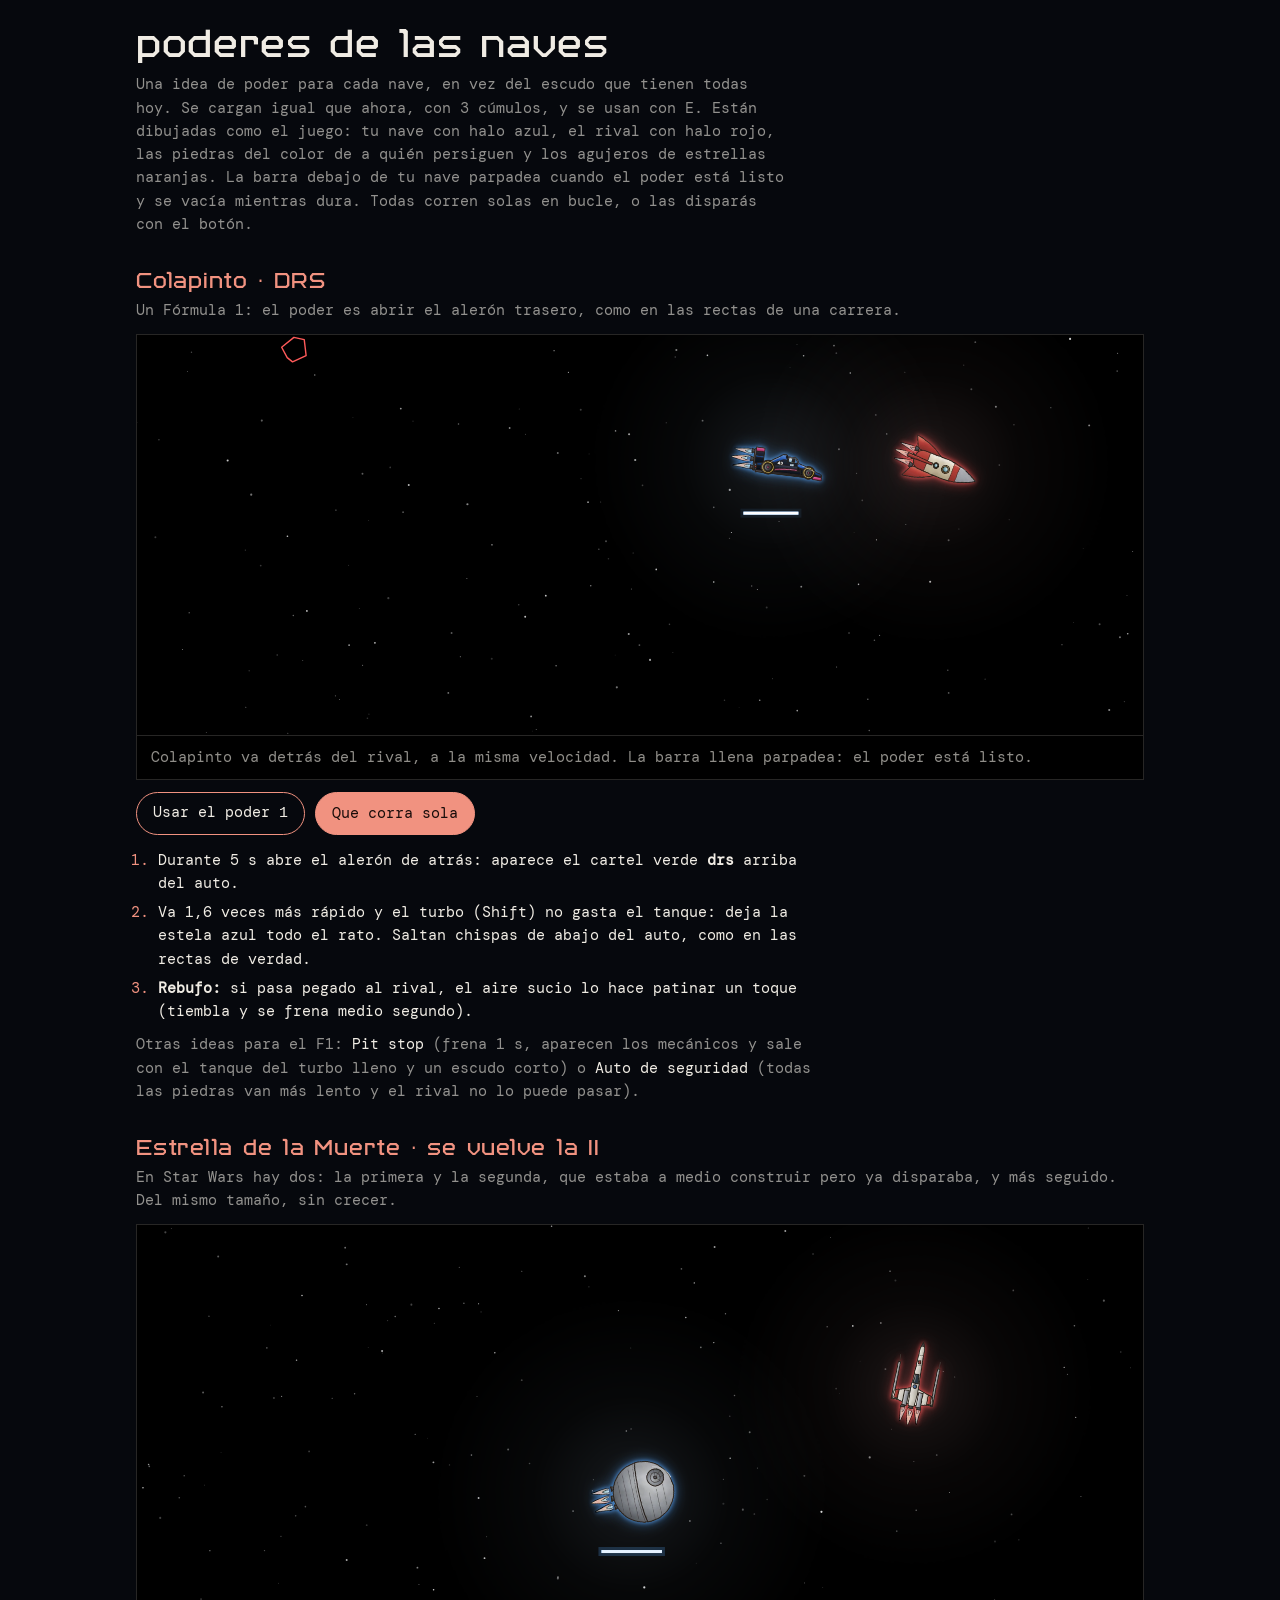
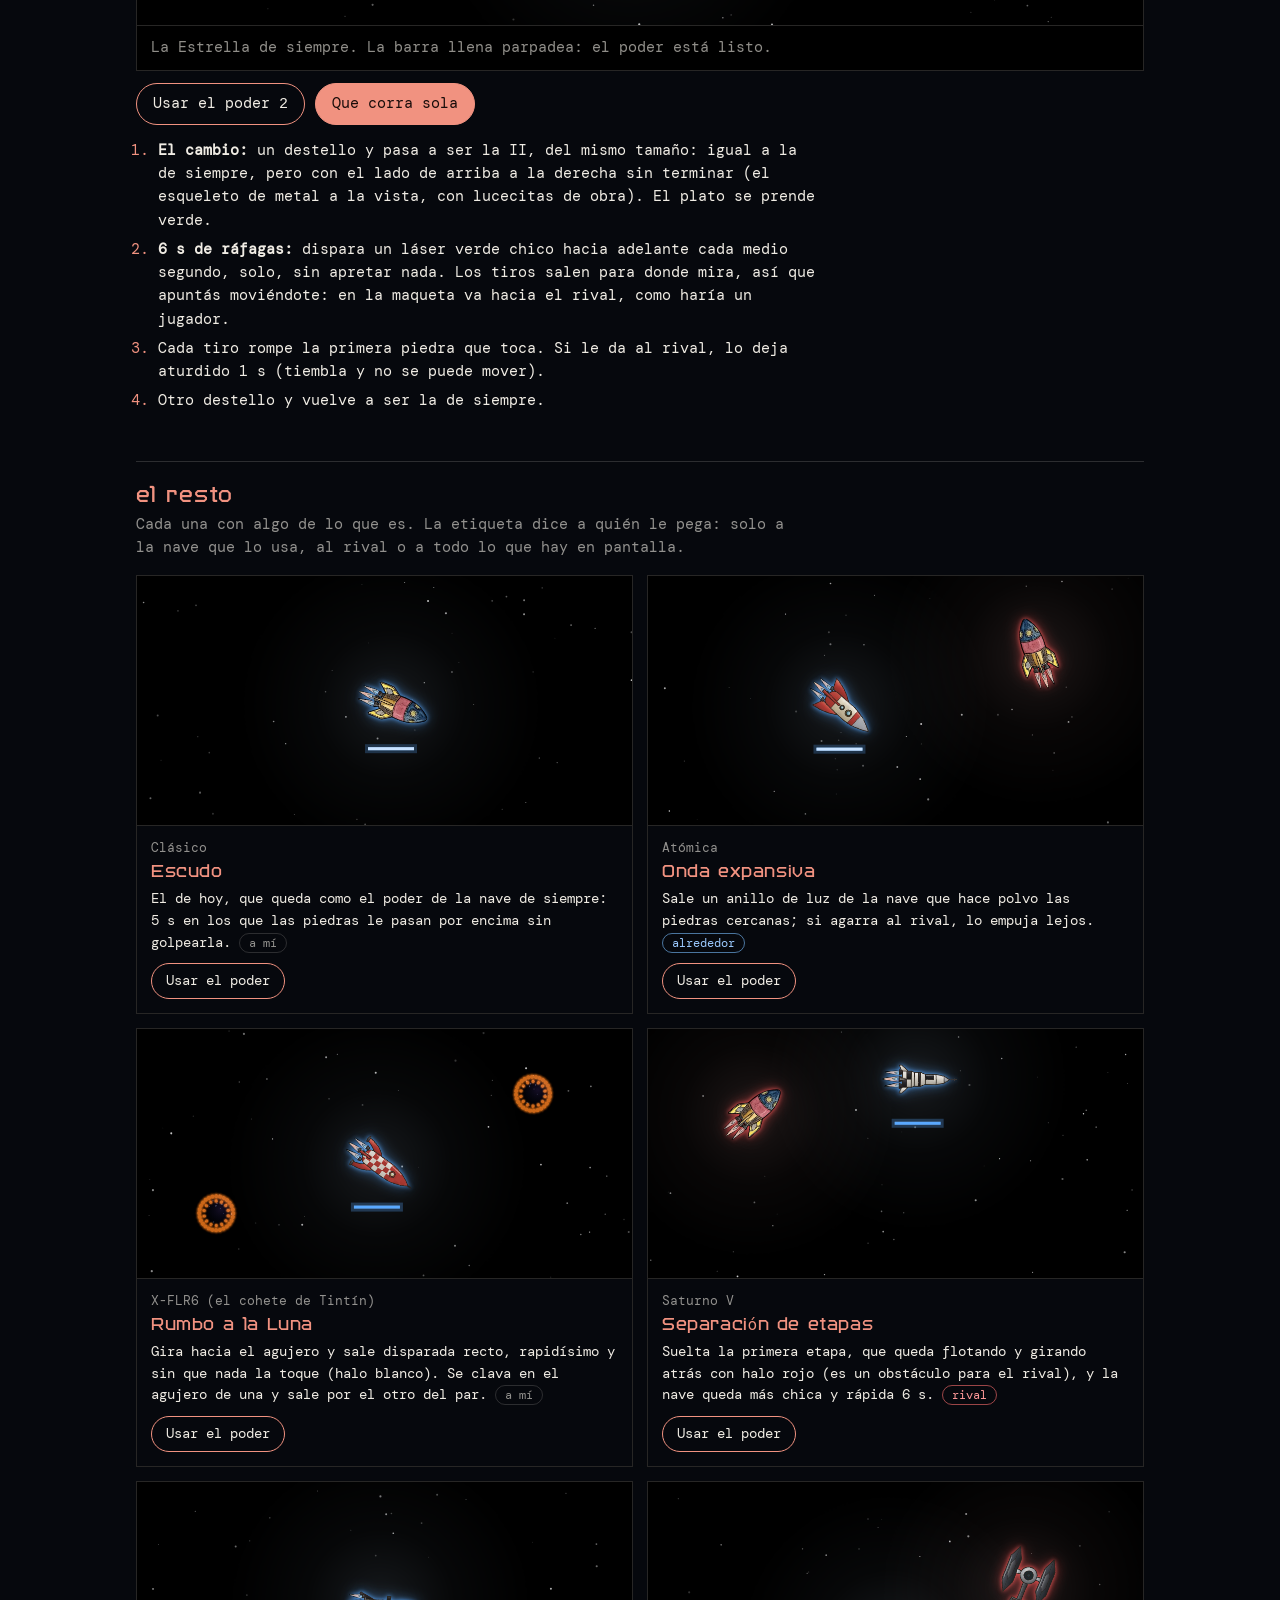
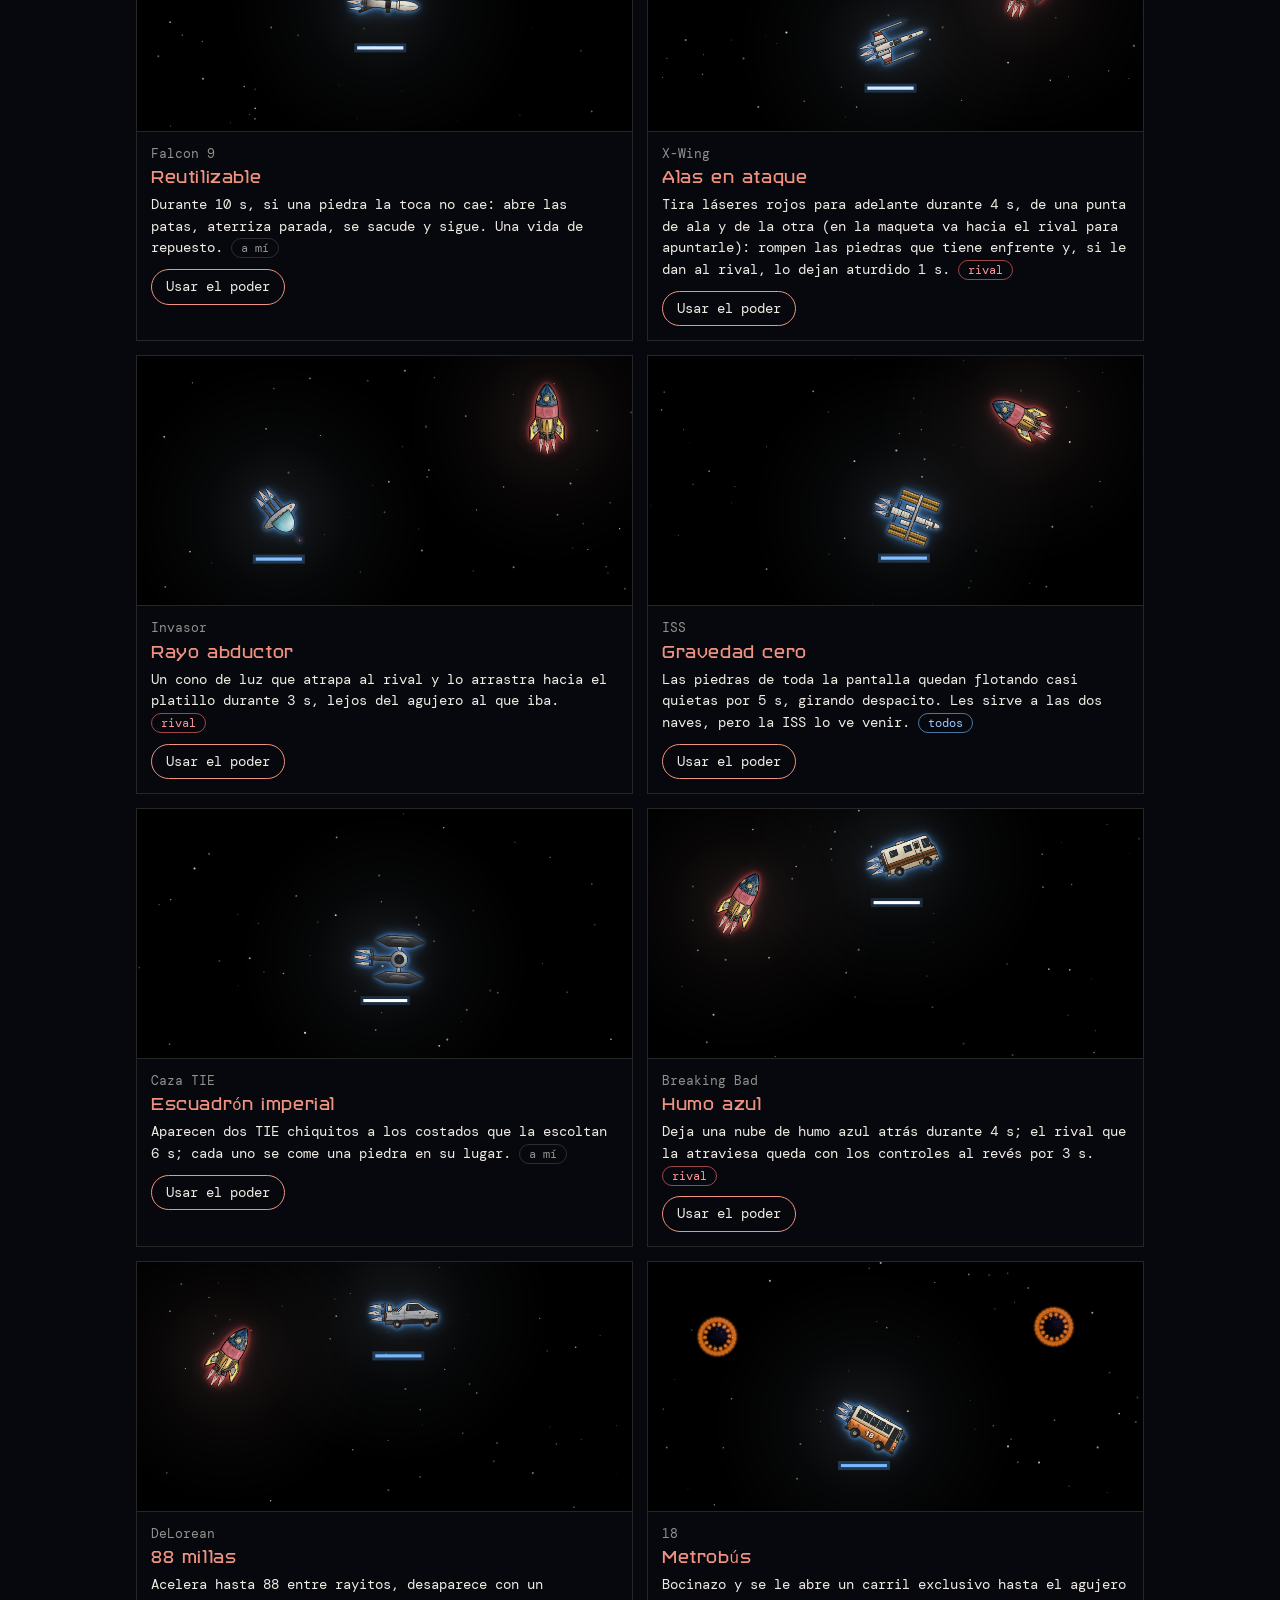
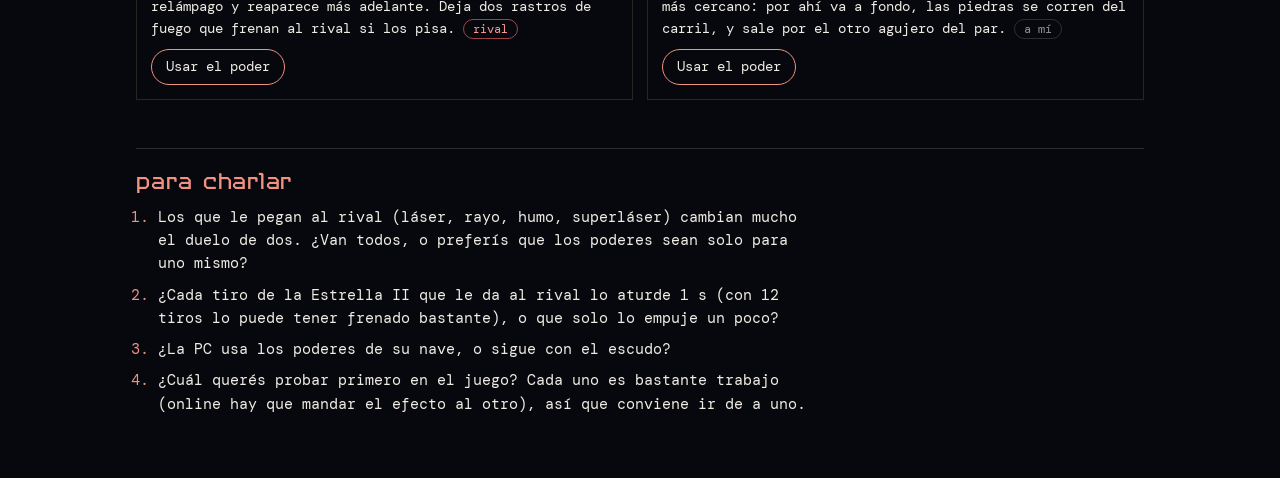
<file: naves/maqueta-poderes.html>
<!doctype html>
<html lang="es">
<head>
<meta charset="utf-8">
<meta name="viewport" content="width=device-width, initial-scale=1">
<title>Poderes de las naves</title>
<style>
@font-face { font-family: Spaceport; src: url("../fonts/Spaceport_2006.otf"); }
@font-face { font-family: "DM Mono"; font-weight: 400; src: url("../fonts/dm-mono-400-latin.woff2") format("woff2"); }
:root {
  --fondo: #06080d;
  --accent: #f19280;
  --white: #f0ece4;
  --muted: rgba(240, 236, 228, 0.6);
  --linea: rgba(240, 236, 228, 0.16);
  --verde: #6dff8a;
}
* { box-sizing: border-box; }
html, body { margin: 0; background: var(--fondo); color: var(--white); }
body { font: 15px/1.55 "DM Mono", ui-monospace, Consolas, monospace; }
main { max-width: 1040px; margin: 0 auto; padding: 28px 16px 56px; }
h1 { font: 34px/1.1 Spaceport, system-ui, sans-serif; margin: 0 0 8px; letter-spacing: 0.02em; }
h2 { font: 19px/1.2 Spaceport, system-ui, sans-serif; margin: 0 0 4px; color: var(--accent); letter-spacing: 0.04em; }
h3 { font: 15px/1.2 Spaceport, system-ui, sans-serif; margin: 0; color: var(--accent); letter-spacing: 0.04em; }
p { margin: 0; }
.bajada { color: var(--muted); max-width: 72ch; }
.destacada { margin-top: 36px; }
.destacada .sub { color: var(--muted); margin-bottom: 12px; }
.escena { border: 1px solid var(--linea); background: #000; }
canvas { display: block; width: 100%; height: 400px; }
.estado { padding: 10px 14px; border-top: 1px solid var(--linea); min-height: 44px; font-variant-numeric: tabular-nums; color: var(--muted); }
.estado b { color: var(--white); font-weight: 400; }
.fila { display: flex; flex-wrap: wrap; gap: 10px; margin-top: 12px; }
button {
  font: inherit; color: var(--white); background: transparent; cursor: pointer;
  border: 1px solid var(--accent); border-radius: 999px; padding: 8px 16px;
}
button:hover { background: rgba(241, 146, 128, 0.14); }
button:active { background: rgba(241, 146, 128, 0.28); }
button:focus-visible { outline: 2px solid var(--white); outline-offset: 2px; }
button[aria-pressed="true"] { background: var(--accent); color: #1a0d0a; }
.pasos { margin: 14px 0 0; padding-left: 22px; max-width: 76ch; }
.pasos li { margin-bottom: 6px; }
.pasos li::marker { color: var(--accent); }
.otras { color: var(--muted); margin-top: 10px; max-width: 76ch; }
.otras b { color: var(--white); font-weight: 400; }
.resto { margin-top: 48px; padding-top: 24px; border-top: 1px solid var(--linea); }
.grilla { display: grid; grid-template-columns: repeat(auto-fill, minmax(300px, 1fr)); gap: 14px; margin-top: 16px; }
.grilla { grid-template-columns: repeat(auto-fill, minmax(min(420px, 100%), 1fr)); }
.carta { display: flex; flex-direction: column; border: 1px solid var(--linea); background: #000; }
.carta canvas { height: 250px; border-bottom: 1px solid var(--linea); }
.carta .texto { display: grid; gap: 6px; padding: 12px 14px 14px; background: var(--fondo); flex: 1; align-content: start; }
.carta .nave { color: var(--muted); font-size: 13px; }
.carta p { font-size: 14px; }
.carta button { justify-self: start; margin-top: 4px; padding: 6px 14px; font-size: 14px; }
.tag { white-space: nowrap; justify-self: start; font-size: 12px; padding: 1px 9px; border-radius: 999px; border: 1px solid var(--linea); color: var(--muted); }
.tag.rival { border-color: rgba(255, 110, 110, 0.6); color: #ff9a9a; }
.tag.todos { border-color: rgba(120, 190, 255, 0.6); color: #9ccaff; }
.charla { margin-top: 48px; padding-top: 24px; border-top: 1px solid var(--linea); }
.charla ol { margin: 10px 0 0; padding-left: 22px; max-width: 76ch; }
.charla li { margin-bottom: 8px; }
.charla li::marker { color: var(--accent); }
@media (max-width: 600px) { h1 { font-size: 26px; } canvas { height: 320px; } .carta canvas { height: 230px; } }
</style>
</head>
<body>
<main>
  <h1>poderes de las naves</h1>
  <p class="bajada">Una idea de poder para cada nave, en vez del escudo que tienen todas hoy. Se cargan igual que ahora, con 3 cúmulos, y se usan con E. Están dibujadas como el juego: tu nave con halo azul, el rival con halo rojo, las piedras del color de a quién persiguen y los agujeros de estrellas naranjas. La barra debajo de tu nave parpadea cuando el poder está listo y se vacía mientras dura. Todas corren solas en bucle, o las disparás con el botón.</p>

  <!-- Colapinto -->
  <section class="destacada">
    <h2>Colapinto · DRS</h2>
    <p class="sub">Un Fórmula 1: el poder es abrir el alerón trasero, como en las rectas de una carrera.</p>
    <div class="escena">
      <canvas id="c-f1"></canvas>
      <p class="estado" id="e-f1"></p>
    </div>
    <div class="fila">
      <button type="button" id="b-f1">Usar el poder<kbd> 1</kbd></button>
      <button type="button" id="a-f1" aria-pressed="true">Que corra sola</button>
    </div>
    <ol class="pasos">
      <li>Durante 5 s abre el alerón de atrás: aparece el cartel verde <b>drs</b> arriba del auto.</li>
      <li>Va 1,6 veces más rápido y el turbo (Shift) no gasta el tanque: deja la estela azul todo el rato. Saltan chispas de abajo del auto, como en las rectas de verdad.</li>
      <li><b>Rebufo:</b> si pasa pegado al rival, el aire sucio lo hace patinar un toque (tiembla y se frena medio segundo).</li>
    </ol>
    <p class="otras">Otras ideas para el F1: <b>Pit stop</b> (frena 1 s, aparecen los mecánicos y sale con el tanque del turbo lleno y un escudo corto) o <b>Auto de seguridad</b> (todas las piedras van más lento y el rival no lo puede pasar).</p>
  </section>

  <!-- Estrella de la Muerte -->
  <section class="destacada">
    <h2>Estrella de la Muerte · se vuelve la II</h2>
    <p class="sub">En Star Wars hay dos: la primera y la segunda, que estaba a medio construir pero ya disparaba, y más seguido. Del mismo tamaño, sin crecer.</p>
    <div class="escena">
      <canvas id="c-ds"></canvas>
      <p class="estado" id="e-ds"></p>
    </div>
    <div class="fila">
      <button type="button" id="b-ds">Usar el poder<kbd> 2</kbd></button>
      <button type="button" id="a-ds" aria-pressed="true">Que corra sola</button>
    </div>
    <ol class="pasos">
      <li><b>El cambio:</b> un destello y pasa a ser la II, del mismo tamaño: igual a la de siempre, pero con el lado de arriba a la derecha sin terminar (el esqueleto de metal a la vista, con lucecitas de obra). El plato se prende verde.</li>
      <li><b>6 s de ráfagas:</b> dispara un láser verde chico hacia adelante cada medio segundo, solo, sin apretar nada. Los tiros salen para donde mira, así que apuntás moviéndote: en la maqueta va hacia el rival, como haría un jugador.</li>
      <li>Cada tiro rompe la primera piedra que toca. Si le da al rival, lo deja aturdido 1 s (tiembla y no se puede mover).</li>
      <li>Otro destello y vuelve a ser la de siempre.</li>
    </ol>
  </section>

  <!-- El resto -->
  <section class="resto">
    <h2>el resto</h2>
    <p class="bajada">Cada una con algo de lo que es. La etiqueta dice a quién le pega: solo a la nave que lo usa, al rival o a todo lo que hay en pantalla.</p>
    <div class="grilla">
      <article class="carta" id="p-clasico">
        <canvas></canvas>
        <div class="texto">
          <span class="nave">Clásico</span>
          <h3>Escudo</h3>
          <p>El de hoy, que queda como el poder de la nave de siempre: 5 s en los que las piedras le pasan por encima sin golpearla. <span class="tag">a mí</span></p>
          <button type="button">Usar el poder</button>
        </div>
      </article>
      <article class="carta" id="p-atomica">
        <canvas></canvas>
        <div class="texto">
          <span class="nave">Atómica</span>
          <h3>Onda expansiva</h3>
          <p>Sale un anillo de luz de la nave que hace polvo las piedras cercanas; si agarra al rival, lo empuja lejos. <span class="tag todos">alrededor</span></p>
          <button type="button">Usar el poder</button>
        </div>
      </article>
      <article class="carta" id="p-cuadros">
        <canvas></canvas>
        <div class="texto">
          <span class="nave">X-FLR6 (el cohete de Tintín)</span>
          <h3>Rumbo a la Luna</h3>
          <p>Gira hacia el agujero y sale disparada recto, rapidísimo y sin que nada la toque (halo blanco). Se clava en el agujero de una y sale por el otro del par. <span class="tag">a mí</span></p>
          <button type="button">Usar el poder</button>
        </div>
      </article>
      <article class="carta" id="p-saturno">
        <canvas></canvas>
        <div class="texto">
          <span class="nave">Saturno V</span>
          <h3>Separación de etapas</h3>
          <p>Suelta la primera etapa, que queda flotando y girando atrás con halo rojo (es un obstáculo para el rival), y la nave queda más chica y rápida 6 s. <span class="tag rival">rival</span></p>
          <button type="button">Usar el poder</button>
        </div>
      </article>
      <article class="carta" id="p-falcon">
        <canvas></canvas>
        <div class="texto">
          <span class="nave">Falcon 9</span>
          <h3>Reutilizable</h3>
          <p>Durante 10 s, si una piedra la toca no cae: abre las patas, aterriza parada, se sacude y sigue. Una vida de repuesto. <span class="tag">a mí</span></p>
          <button type="button">Usar el poder</button>
        </div>
      </article>
      <article class="carta" id="p-alax">
        <canvas></canvas>
        <div class="texto">
          <span class="nave">X-Wing</span>
          <h3>Alas en ataque</h3>
          <p>Tira láseres rojos para adelante durante 4 s, de una punta de ala y de la otra (en la maqueta va hacia el rival para apuntarle): rompen las piedras que tiene enfrente y, si le dan al rival, lo dejan aturdido 1 s. <span class="tag rival">rival</span></p>
          <button type="button">Usar el poder</button>
        </div>
      </article>
      <article class="carta" id="p-platillo">
        <canvas></canvas>
        <div class="texto">
          <span class="nave">Invasor</span>
          <h3>Rayo abductor</h3>
          <p>Un cono de luz que atrapa al rival y lo arrastra hacia el platillo durante 3 s, lejos del agujero al que iba. <span class="tag rival">rival</span></p>
          <button type="button">Usar el poder</button>
        </div>
      </article>
      <article class="carta" id="p-iss">
        <canvas></canvas>
        <div class="texto">
          <span class="nave">ISS</span>
          <h3>Gravedad cero</h3>
          <p>Las piedras de toda la pantalla quedan flotando casi quietas por 5 s, girando despacito. Les sirve a las dos naves, pero la ISS lo ve venir. <span class="tag todos">todos</span></p>
          <button type="button">Usar el poder</button>
        </div>
      </article>
      <article class="carta" id="p-tie">
        <canvas></canvas>
        <div class="texto">
          <span class="nave">Caza TIE</span>
          <h3>Escuadrón imperial</h3>
          <p>Aparecen dos TIE chiquitos a los costados que la escoltan 6 s; cada uno se come una piedra en su lugar. <span class="tag">a mí</span></p>
          <button type="button">Usar el poder</button>
        </div>
      </article>
      <article class="carta" id="p-van">
        <canvas></canvas>
        <div class="texto">
          <span class="nave">Breaking Bad</span>
          <h3>Humo azul</h3>
          <p>Deja una nube de humo azul atrás durante 4 s; el rival que la atraviesa queda con los controles al revés por 3 s. <span class="tag rival">rival</span></p>
          <button type="button">Usar el poder</button>
        </div>
      </article>
      <article class="carta" id="p-delorean">
        <canvas></canvas>
        <div class="texto">
          <span class="nave">DeLorean</span>
          <h3>88 millas</h3>
          <p>Acelera hasta 88 entre rayitos, desaparece con un relámpago y reaparece más adelante. Deja dos rastros de fuego que frenan al rival si los pisa. <span class="tag rival">rival</span></p>
          <button type="button">Usar el poder</button>
        </div>
      </article>
      <article class="carta" id="p-colectivo">
        <canvas></canvas>
        <div class="texto">
          <span class="nave">18</span>
          <h3>Metrobús</h3>
          <p>Bocinazo y se le abre un carril exclusivo hasta el agujero más cercano: por ahí va a fondo, las piedras se corren del carril, y sale por el otro agujero del par. <span class="tag">a mí</span></p>
          <button type="button">Usar el poder</button>
        </div>
      </article>
    </div>
  </section>

  <section class="charla">
    <h2>para charlar</h2>
    <ol>
      <li>Los que le pegan al rival (láser, rayo, humo, superláser) cambian mucho el duelo de dos. ¿Van todos, o preferís que los poderes sean solo para uno mismo?</li>
      <li>¿Cada tiro de la Estrella II que le da al rival lo aturde 1 s (con 12 tiros lo puede tener frenado bastante), o que solo lo empuje un poco?</li>
      <li>¿La PC usa los poderes de su nave, o sigue con el escudo?</li>
      <li>¿Cuál querés probar primero en el juego? Cada uno es bastante trabajo (online hay que mandar el efecto al otro), así que conviene ir de a uno.</li>
    </ol>
  </section>
</main>

<script>
// Maqueta de los poderes de cada nave (ver "Cúmulos y poder" en
// js/esc4-game.js). Solo dibujo: nada de esto está en el juego todavía. Se
// dibuja como el juego: fondo negro con estrellitas, piedras de contorno fino
// del color de quien persiguen (azul el jugador, rojo el rival), naves con su
// halo y su fuego, agujeros de anillos de estrellas naranjas y la barra de
// poder debajo de la nave.

// --- Colores y dibujos del juego ---------------------------------------------
const RGB = { azul: "90,169,255", rojo: "255,90,90", blanco: "255,255,255" }; // halos (styles.css)
const BORDE = { azul: "#5aa9ff", rojo: "#ff5a5a" }; // BORDE_JUGADOR / BORDE_RIVAL
const LUZ_RGB = { azul: "197,225,255", rojo: "255,197,197", blanco: "255,255,255" }; // LUZ_RGB_INICIO_*
const AGUJERO = "#cb681a"; // CUMULO_COLOR_FIN

const cargar = (src) => { const i = new Image(); i.src = src; return i; };
const listo = (i) => i && i.complete && i.naturalWidth > 0;
// Cada nave prendida (_on), y las de ruedas con sus perfiles para los costados.
const NAVES = {};
for (const [id, ruedas] of [
  ["cohete"], ["atomica"], ["cuadros"], ["saturno"], ["falcon"], ["alax"], ["platillo"],
  ["iss"], ["tie"], ["estrella"], ["van", 1], ["delorean", 1], ["colectivo", 1], ["colapinto", 1],
]) {
  const dir = id === "cohete" ? "../parallax/" : `nuevas/${id}/`;
  NAVES[id] = {
    arriba: cargar(`${dir}${id}_on.webp`),
    der: ruedas ? cargar(`${dir}${id}_der_on.webp`) : null,
    izq: ruedas ? cargar(`${dir}${id}_izq_on.webp`) : null,
  };
}
NAVES.estrella2 = { arriba: cargar("nuevas/estrella/estrella2.webp") };
const FUEGO = cargar("../parallax/cohete_fuego.webp");
// En los dibujos de 203x300: el plato de la Estrella.
const PLATO = { x: 73, y: 82, r: 20 };

const clamp = (v, a, b) => Math.max(a, Math.min(b, v));
const suave = (t) => { t = clamp(t, 0, 1); return t * t * (3 - 2 * t); };
const acercar = (v, meta, vel, dt) => v + (meta - v) * (1 - Math.exp(-vel * dt));
const adelante = (ang) => ({ x: Math.sin(ang), y: -Math.cos(ang) }); // 0 = para arriba
// Un punto del dibujo de la nave (en px del dibujo de 203x300) en la pantalla.
function puntoNave(n, px, py) {
  const k = n.alto / 300, c = Math.cos(n.ang), s = Math.sin(n.ang);
  const x = (px - 101.5) * k, y = (py - 150) * k;
  return { x: n.x + x * c - y * s, y: n.y + x * s + y * c };
}

// Un lienzo que se adapta a su tamaño y a la pantalla.
function lienzo(c) {
  const ctx = c.getContext("2d");
  const l = { c, ctx, w: 0, h: 0 };
  const ajustar = () => {
    const dpr = Math.min(2, window.devicePixelRatio || 1);
    l.w = c.clientWidth; l.h = c.clientHeight;
    c.width = Math.round(l.w * dpr); c.height = Math.round(l.h * dpr);
    ctx.setTransform(dpr, 0, 0, dpr, 0, 0);
  };
  new ResizeObserver(ajustar).observe(c);
  ajustar();
  return l;
}

// --- Naves -------------------------------------------------------------------
// El dibujo con el halo de su color (el drop-shadow de styles.css), armado una
// sola vez por dibujo, color y tamaño.
const conHalo = new Map();
function spriteConHalo(img, color, alto) {
  if (!listo(img)) return null;
  const clave = `${img.src}|${color}|${Math.round(alto)}`;
  let s = conHalo.get(clave);
  if (s) return s;
  const k = alto / 300, pad = 26, esc = 2;
  const c = document.createElement("canvas");
  c.width = Math.ceil((203 * k + pad * 2) * esc); c.height = Math.ceil((300 * k + pad * 2) * esc);
  const g = c.getContext("2d");
  g.scale(esc, esc);
  // Los dos halos con sombras (como drop-shadow, pero sin filter, que en
  // algunas máquinas es muy lento): primero el ancho y tenue, después el
  // cercano, y encima el dibujo limpio.
  if (color) {
    for (const [blur, alfa] of [[14, 0.55], [5, 0.95]]) {
      g.shadowColor = `rgba(${RGB[color]},${alfa})`; g.shadowBlur = blur * esc;
      g.drawImage(img, pad, pad, 203 * k, 300 * k);
    }
    g.shadowColor = "transparent"; g.shadowBlur = 0;
  }
  g.drawImage(img, pad, pad, 203 * k, 300 * k);
  s = { c, pad, k };
  conHalo.set(clave, s);
  return s;
}
// La luz de la nave: el mismo degradado que el juego (ver armarSprites).
const LUZ = {};
for (const [color, rgb] of Object.entries(LUZ_RGB)) {
  const n = 128, c = document.createElement("canvas");
  c.width = c.height = n;
  const g = c.getContext("2d"), gr = g.createRadialGradient(n / 2, n / 2, 0, n / 2, n / 2, n / 2);
  gr.addColorStop(0, `rgba(${rgb},1)`); gr.addColorStop(0.2, `rgba(${rgb},0.65)`);
  gr.addColorStop(0.5, `rgba(${rgb},0.25)`); gr.addColorStop(1, `rgba(${rgb},0)`);
  g.fillStyle = gr; g.fillRect(0, 0, n, n);
  LUZ[color] = c;
}
function nave(id, color, alto) {
  return { id, color, alto, x: 0, y: 0, ang: 0, alpha: 1, escala: 1, lado: "arriba", nueva: true };
}
// Los vehículos con ruedas se ven de costado cuando van para los costados
// (como ladoDeRumbo en el juego: entran a 35° y vuelven a 25°).
function imgNave(n) {
  const s = NAVES[n.id];
  if (!s.der) return s.arriba;
  const sen = Math.sin(n.ang), umbral = n.lado === "arriba" ? 0.574 : 0.423;
  n.lado = sen > umbral ? "der" : sen < -umbral ? "izq" : "arriba";
  return s[n.lado];
}
// La lleva hacia (x, y) y la gira hacia donde va, como en el juego.
function moverA(n, p, dt) {
  if (n.nueva) { n.x = p.x; n.y = p.y; n.nueva = false; return; }
  if (dt <= 0) return;
  const vx = (p.x - n.x) / dt, vy = (p.y - n.y) / dt;
  if (Math.hypot(vx, vy) > 12) n.ang = girarA(n.ang, Math.atan2(vx, -vy), 9 * dt);
  n.x = p.x; n.y = p.y;
}
function girarA(a, b, f) {
  const d = ((((b - a + Math.PI) % (Math.PI * 2)) + Math.PI * 2) % (Math.PI * 2)) - Math.PI;
  return a + d * Math.min(1, f);
}
// Dibuja la nave: su luz, el fuego (titilando) y el dibujo, con el halo.
// n.recorte = [desde, hasta]: solo esas filas del dibujo; n.pivote: la fila
// que queda en (x, y).
function dibujarNave(ctx, n, t) {
  const esc = n.escala, alfa = n.alpha;
  if (esc <= 0.01 || alfa <= 0.01) return;
  const s = spriteConHalo(imgNave(n), n.color, n.alto);
  if (!s) return;
  const k = s.k, piv = n.pivote ?? 150;
  ctx.save();
  ctx.translate(n.x, n.y); ctx.rotate(n.ang + (n.giro || 0)); ctx.scale(esc, esc);
  if (n.color && !n.recorte) {
    const r = n.alto * 1.6;
    ctx.globalAlpha = 0.12 * alfa;
    ctx.drawImage(LUZ[n.color], -r, -r, r * 2, r * 2);
  }
  ctx.globalAlpha = alfa;
  if (n.fuego !== false) {
    const f = spriteConHalo(FUEGO, n.color, n.alto);
    if (f) {
      const dy = (n.fuegoY || 0) * k, y0 = (200 - piv) * k + dy;
      const largo = 0.88 + 0.08 * Math.sin(t * 37 + n.alto) + 0.05 * Math.sin(t * 61);
      ctx.save();
      ctx.translate(0, y0); ctx.scale(1, largo); ctx.translate(0, -y0);
      ctx.drawImage(f.c, -101.5 * k - f.pad, dy - piv * k - f.pad, 203 * k + f.pad * 2, 300 * k + f.pad * 2);
      ctx.restore();
    }
  }
  if (n.recorte) {
    const [desde, hasta] = n.recorte, arriba = desde === 0 ? s.pad : 0, abajo = hasta >= 230 ? s.pad : 0;
    ctx.beginPath();
    ctx.rect(-101.5 * k - s.pad, (desde - piv) * k - arriba, 203 * k + s.pad * 2, (hasta - desde) * k + arriba + abajo);
    ctx.clip();
  }
  ctx.drawImage(s.c, -101.5 * k - s.pad, -piv * k - s.pad, 203 * k + s.pad * 2, 300 * k + s.pad * 2);
  ctx.restore();
}
// La barra de poder debajo de la nave (dibujarPoderNave en el juego): llena y
// parpadeando cuando se puede usar; mientras dura el poder se va vaciando.
function barraPoder(ctx, n, nivel, llena, t) {
  const w = n.alto * 0.5, h = 3, x0 = n.x - w / 2, y0 = n.y + n.alto * 0.46;
  ctx.save();
  ctx.fillStyle = "rgba(255,255,255,0.18)"; ctx.fillRect(x0, y0, w, h);
  if (llena) {
    // El brillo de la barra llena (en el juego, un shadowBlur que late).
    ctx.globalAlpha = 0.18 + 0.1 * Math.sin(t * 7);
    ctx.fillStyle = BORDE[n.color]; ctx.fillRect(x0 - 3, y0 - 3, w + 6, h + 6);
    ctx.globalAlpha = 1;
  }
  ctx.fillStyle = BORDE[n.color]; ctx.fillRect(x0, y0, w * clamp(nivel, 0, 1), h);
  if (llena) {
    ctx.globalAlpha = 0.5 + 0.5 * Math.cos(t * 2 * Math.PI * 2);
    ctx.fillStyle = "#fff"; ctx.fillRect(x0, y0, w * nivel, h);
  }
  ctx.restore();
}
// Un cartelito con la letra del juego, sin caja.
function cartel(ctx, x, y, texto, rgb = "240,236,228", alfa = 0.9) {
  ctx.save();
  ctx.font = "11px Spaceport, system-ui, sans-serif";
  ctx.letterSpacing = "2px";
  ctx.textAlign = "center"; ctx.textBaseline = "middle";
  ctx.fillStyle = `rgba(${rgb},${alfa})`;
  ctx.fillText(texto, x, Math.max(12, y)); // que no se corte arriba
  ctx.restore();
}
// La nave golpeada (como cuando cae en el juego): gira y parpadea.
function golpeada(n, golpe, t) {
  n.giro = golpe > 0 ? golpe * 7 : 0;
  n.alpha = golpe > 0 ? 0.55 + 0.45 * Math.sin(t * 30) : 1;
}

// --- Cielo, piedras, chispas, humo ---------------------------------------------
function hacerCielo(n) {
  return Array.from({ length: n }, () => ({
    x: Math.random(), y: Math.random(), r: 0.35 + Math.random() * 0.75,
    vel: 0.6 + Math.random() * 1.6, fase: Math.random() * 6, brillo: 0.5 + Math.random() * 0.5,
  }));
}
function dibujarCielo(e, ctx) {
  const { w, h } = e.l;
  ctx.fillStyle = "#fff";
  for (const s of e.cielo) {
    ctx.globalAlpha = s.brillo * (0.3 + 0.6 * (0.5 + 0.5 * Math.sin(e.t * s.vel + s.fase)));
    ctx.beginPath(); ctx.arc(s.x * w, s.y * h, s.r, 0, Math.PI * 2); ctx.fill();
  }
  ctx.globalAlpha = 1;
}
// Piedras: polígonos irregulares de contorno fino, rellenos de negro, del color
// de la nave a la que persiguen.
function piedra(x, y, r, vy, color) {
  const n = 5 + Math.floor(Math.random() * 3);
  const pts = Array.from({ length: n }, (_, i) => {
    const a = (i / n) * Math.PI * 2 + (Math.random() - 0.5) * 0.5;
    const rr = r * (0.65 + Math.random() * 0.45);
    return [Math.cos(a) * rr, Math.sin(a) * rr];
  });
  return { x, y, r, vy, vx: 0, rot: Math.random() * 6, vr: (Math.random() - 0.5) * 1.2, pts, color };
}
function puntosPiedra(p) {
  const c = Math.cos(p.rot), s = Math.sin(p.rot);
  return p.pts.map(([x, y]) => ({ x: p.x + x * c - y * s, y: p.y + x * s + y * c }));
}
function dibujarPiedras(ctx, lista) {
  ctx.lineWidth = 1.4; ctx.lineJoin = "round"; ctx.fillStyle = "#000";
  for (const p of lista) {
    const pts = puntosPiedra(p);
    ctx.beginPath();
    pts.forEach((q, i) => (i ? ctx.lineTo(q.x, q.y) : ctx.moveTo(q.x, q.y)));
    ctx.closePath();
    ctx.globalAlpha = p.alfa ?? 1;
    ctx.fill();
    ctx.strokeStyle = BORDE[p.color]; ctx.stroke();
  }
  ctx.globalAlpha = 1;
}
// Una piedra que se rompe: sus lados salen volando, girando, y se apagan.
function quebrar(e, p) {
  p.muerta = true;
  const pts = puntosPiedra(p);
  for (let i = 0; i < pts.length; i++) {
    const a = pts[i], b = pts[(i + 1) % pts.length];
    const mx = (a.x + b.x) / 2, my = (a.y + b.y) / 2, d = Math.hypot(mx - p.x, my - p.y) || 1;
    const v = 60 + Math.random() * 90;
    e.trozos.push({
      x: mx, y: my, dx: (b.x - a.x) / 2, dy: (b.y - a.y) / 2, ang: 0,
      vx: ((mx - p.x) / d) * v, vy: ((my - p.y) / d) * v, va: (Math.random() - 0.5) * 10,
      vida: 0.8, dura: 0.8, color: p.color,
    });
  }
  estallar(e.chispas, p.x, p.y, 6, BORDE[p.color], 90);
}
function dibujarTrozos(ctx, lista) {
  ctx.lineWidth = 1.4; ctx.lineCap = "round";
  for (const q of lista) {
    const c = Math.cos(q.ang), s = Math.sin(q.ang);
    const dx = q.dx * c - q.dy * s, dy = q.dx * s + q.dy * c;
    ctx.globalAlpha = clamp(q.vida / q.dura, 0, 1);
    ctx.strokeStyle = BORDE[q.color];
    ctx.beginPath(); ctx.moveTo(q.x - dx, q.y - dy); ctx.lineTo(q.x + dx, q.y + dy); ctx.stroke();
  }
  ctx.globalAlpha = 1;
}
// Chispas: puntitos con brillo que salen y se apagan.
function estallar(lista, x, y, n, color, vel) {
  for (let i = 0; i < n; i++) {
    const a = Math.random() * Math.PI * 2, v = vel * (0.3 + Math.random());
    const dura = 0.35 + Math.random() * 0.45;
    lista.push({ x, y, vx: Math.cos(a) * v, vy: Math.sin(a) * v, r: 0.7 + Math.random() * 1.1, vida: dura, dura, color });
  }
}
function moverLista(lista, dt) {
  for (const c of lista) {
    c.x += c.vx * dt; c.y += c.vy * dt; c.vida -= dt;
    if (c.va) c.ang += c.va * dt;
  }
  return lista.filter((c) => c.vida > 0);
}
function dibujarChispas(ctx, lista) {
  ctx.save();
  ctx.globalCompositeOperation = "lighter";
  for (const c of lista) {
    ctx.globalAlpha = clamp(c.vida / c.dura, 0, 1);
    ctx.fillStyle = c.color;
    ctx.beginPath(); ctx.arc(c.x, c.y, c.r, 0, Math.PI * 2); ctx.fill();
  }
  ctx.restore();
}
// Humo en bocanadas (como la estela del turbo en el juego): nace chico en la
// cola de la nave, crece y se apaga.
const BOCANADA = {};
function spriteBocanada(rgb) {
  if (BOCANADA[rgb]) return BOCANADA[rgb];
  const n = 64, c = document.createElement("canvas");
  c.width = c.height = n;
  const g = c.getContext("2d"), gr = g.createRadialGradient(n / 2, n / 2, 0, n / 2, n / 2, n / 2);
  gr.addColorStop(0, `rgba(${rgb},0.9)`); gr.addColorStop(0.5, `rgba(${rgb},0.35)`); gr.addColorStop(1, `rgba(${rgb},0)`);
  g.fillStyle = gr; g.fillRect(0, 0, n, n);
  return (BOCANADA[rgb] = c);
}
function soplar(e, n, rgb, { r0 = 3, r1 = 16, vida = 1.3, alfa = 0.55 } = {}) {
  const p = puntoNave(n, 101.5, 228);
  e.humo.push({ x: p.x + (Math.random() - 0.5) * 3, y: p.y + (Math.random() - 0.5) * 3, vx: (Math.random() - 0.5) * 8, vy: (Math.random() - 0.5) * 8, r0, r1, vida, dura: vida, a0: alfa, rgb });
}
function dibujarHumo(ctx, lista) {
  for (const b of lista) {
    const t = 1 - b.vida / b.dura, r = b.r0 + (b.r1 - b.r0) * Math.pow(t, 0.55);
    ctx.globalAlpha = b.a0 * Math.pow(1 - t, 1.6) * Math.min(1, (b.dura - b.vida) / 0.15);
    ctx.drawImage(spriteBocanada(b.rgb), b.x - r, b.y - r, r * 2, r * 2);
  }
  ctx.globalAlpha = 1;
}

// --- Agujeros de gusano ----------------------------------------------------------
// Como dibujarPisoAgujero: disco negro con el otro lado (nube violeta y
// estrellitas), un anillo de 28 estrellas con brillo y otro de 14 adentro,
// girando para el otro lado.
const ANILLOS = {};
function spriteAnillo(radio, cantidad, r, color) {
  const clave = `${radio}|${cantidad}|${color}`;
  if (ANILLOS[clave]) return ANILLOS[clave];
  const K = 2, brillo = radio * 0.3;
  const lado = Math.ceil((radio + r + brillo * 2) * 2 * K);
  const c = document.createElement("canvas");
  c.width = c.height = lado;
  const g = c.getContext("2d");
  g.translate(lado / 2, lado / 2);
  g.fillStyle = color; g.shadowColor = color; g.shadowBlur = brillo * K * 0.5;
  for (let i = 0; i < cantidad; i++) {
    const a = (i / cantidad) * Math.PI * 2;
    for (let k = 0; k < 3; k++) { g.beginPath(); g.arc(Math.cos(a) * radio * K, Math.sin(a) * radio * K, r * K, 0, Math.PI * 2); g.fill(); }
  }
  return (ANILLOS[clave] = { c, lado: lado / K });
}
const OTRO_CIELO = Array.from({ length: 26 }, () => ({ x: Math.random() * 2 - 1, y: Math.random() * 2 - 1, r: 0.35 + Math.random() * 0.45, a: 0.18 + Math.random() * 0.4 }));
function dibujarAgujero(ctx, x, y, R, t, brillo = 0) {
  const D = R * 1.15;
  ctx.fillStyle = "#000"; ctx.beginPath(); ctx.arc(x, y, D, 0, Math.PI * 2); ctx.fill();
  ctx.save();
  ctx.beginPath(); ctx.arc(x, y, D * 0.98, 0, Math.PI * 2); ctx.clip();
  const nube = ctx.createRadialGradient(x + D * 0.25, y - D * 0.2, 0, x + D * 0.25, y - D * 0.2, D * 1.1);
  nube.addColorStop(0, "rgba(96,64,170,0.22)"); nube.addColorStop(0.5, "rgba(40,40,120,0.1)"); nube.addColorStop(1, "rgba(0,0,0,0)");
  ctx.fillStyle = nube; ctx.fillRect(x - D, y - D, D * 2, D * 2);
  const dx = Math.sin(t * 0.3) * D * 0.3;
  for (const s of OTRO_CIELO) {
    ctx.fillStyle = `rgba(185,195,255,${s.a})`;
    ctx.beginPath(); ctx.arc(x + s.x * D * 1.3 + dx, y + s.y * D * 1.3, s.r, 0, Math.PI * 2); ctx.fill();
  }
  ctx.restore();
  const afuera = spriteAnillo(R, 28, R * 0.106, AGUJERO);
  const adentro = spriteAnillo(R * 0.72, 14, R * 0.08, AGUJERO);
  ctx.save();
  ctx.globalCompositeOperation = "lighter";
  for (const [s, giro] of [[afuera, t * 1.6], [adentro, -t * 2.7]]) {
    ctx.save();
    ctx.translate(x, y); ctx.rotate(giro);
    ctx.globalAlpha = 1;
    ctx.drawImage(s.c, -s.lado / 2, -s.lado / 2, s.lado, s.lado);
    if (brillo > 0) { ctx.globalAlpha = brillo * 0.8; ctx.drawImage(s.c, -s.lado / 2, -s.lado / 2, s.lado, s.lado); }
    ctx.restore();
  }
  ctx.restore();
}

// Un tiro de láser que va en la dirección (dx, dy): halo, cuerpo y centro
// blanco, con la cola que se apaga.
function tiro(ctx, x, y, dx, dy, largo, rgb, ancho = 1) {
  ctx.save();
  ctx.globalCompositeOperation = "lighter"; ctx.lineCap = "round";
  const cx = x - dx * largo, cy = y - dy * largo;
  for (const [a, alfa, color] of [[10, 0.22, rgb], [4, 0.85, rgb], [1.6, 1, "255,255,255"]]) {
    const g = ctx.createLinearGradient(x, y, cx, cy);
    g.addColorStop(0, `rgba(${color},${alfa})`); g.addColorStop(1, `rgba(${rgb},0)`);
    ctx.strokeStyle = g; ctx.lineWidth = a * ancho;
    ctx.beginPath(); ctx.moveTo(x, y); ctx.lineTo(cx, cy); ctx.stroke();
  }
  ctx.restore();
}

// --- Escenas -----------------------------------------------------------------------
// Cada escena: un lienzo con sus naves, que usan el poder solas cada tanto
// (ciclo, arranca) o con el botón. e.p: segundos desde que se usó (-1 si no).
const escenas = [];
function escena(canvas, def) {
  const e = Object.assign({
    l: lienzo(canvas), t: 0, p: -1, dura: 5, ciclo: 9, arranca: 2, auto: true, visible: true,
    piedras: [], trozos: [], chispas: [], humo: [], acum: 0, lluvia: 0.8, velPiedras: 1, naves: [],
  }, def);
  e.cielo = hacerCielo(Math.round((canvas.clientWidth * canvas.clientHeight) / 2600));
  new IntersectionObserver(([en]) => { e.visible = en.isIntersecting; }).observe(canvas);
  e.iniciar?.(e);
  escenas.push(e);
  return e;
}
function usar(e) { if (e.p < 0) { e.p = 0; e.usar?.(e); } }
function pasoEscena(e, dt) {
  const { w, h } = e.l;
  if (!w) return;
  const antes = e.t % e.ciclo;
  e.t += dt;
  if (e.auto && antes < e.arranca && e.t % e.ciclo >= e.arranca) usar(e);
  if (e.p >= 0) { e.p += dt; if (e.p >= e.dura) { e.p = -1; e.terminar?.(e); } }
  e.mover(e, dt);
  // Lluvia: de arriba, lejos de las naves, salvo las que apunta la escena.
  e.acum += dt;
  if (e.lluvia && e.acum >= e.lluvia) {
    e.acum = 0;
    const a = e.apuntar?.(e) || null;
    let x = a ? a.x : null;
    for (let i = 0; x == null && i < 12; i++) {
      const prueba = Math.random() * w;
      if (e.naves.every((n) => Math.abs(prueba - n.x) > 55)) x = prueba;
    }
    if (x != null) {
      const color = a?.color || (e.rival && Math.random() < 0.5 ? "rojo" : "azul");
      const p = piedra(x, -24, 6 + Math.random() * 11, a?.vy || 45 + Math.random() * 40, color);
      if (a?.seguir) p.seguir = a.seguir;
      e.piedras.push(p);
    }
  }
  for (const p of e.piedras) {
    p.y += p.vy * e.velPiedras * dt; p.x += p.vx * dt; p.rot += p.vr * e.velPiedras * dt;
    if (p.seguir && p.seguir.vivo !== false && p.y < p.seguir.y - 6) p.x = acercar(p.x, p.seguir.x, 3, dt);
  }
  e.paso?.(e, dt);
  e.piedras = e.piedras.filter((p) => !p.muerta && p.y < h + 30 && p.x > -40 && p.x < w + 40);
  e.trozos = moverLista(e.trozos, dt);
  e.chispas = moverLista(e.chispas, dt);
  e.humo = moverLista(e.humo, dt);
  if (e.estado) {
    const texto = e.texto(e);
    if (texto !== e.textoVisto) { e.estado.innerHTML = texto; e.textoVisto = texto; }
  }
}
function dibujarEscena(e) {
  const { ctx, w, h } = e.l;
  if (!w) return;
  ctx.fillStyle = "#000"; ctx.fillRect(0, 0, w, h);
  dibujarCielo(e, ctx);
  e.fondo?.(e, ctx);
  dibujarHumo(ctx, e.humo);
  dibujarPiedras(ctx, e.piedras);
  dibujarTrozos(ctx, e.trozos);
  e.dibujar(e, ctx);
  if (e.yo && !e.sinBarra && e.yo.alpha > 0.5 && e.yo.escala > 0.5) barraPoder(ctx, e.yo, e.p >= 0 ? 1 - e.p / e.dura : 1, e.p < 0, e.t);
  dibujarChispas(ctx, e.chispas);
  e.encima?.(e, ctx);
}
const canvasDe = (id) => document.querySelector(`#${id} canvas`);
// Recorridos: un 8 (Lissajous 1:2) y un óvalo, en fracciones del lienzo.
function ocho(e, t, { cx = 0.5, cy = 0.5, ax = 0.3, ay = 0.22, vel = 0.5, fase = 0 } = {}) {
  return { x: e.l.w * (cx + Math.sin(t * vel + fase) * ax), y: e.l.h * (cy + Math.sin((t * vel + fase) * 2) * ay) };
}
function ovalo(e, u, { cx = 0.5, cy = 0.5, ax = 0.34, ay = 0.3 } = {}) {
  return { x: e.l.w * (cx + Math.sin(u) * ax), y: e.l.h * (cy - Math.cos(u) * ay) };
}
const ALTO = 92; // alto del dibujo de las naves (203x300) en las escenas chicas
const ALTO_GRANDE = 110;

// --- Colapinto: DRS ----------------------------------------------------------------
// Dan vueltas a un óvalo; Colapinto va detrás del rival. Con DRS va 1,6 veces
// más rápido, con la estela del turbo (que no gasta el tanque) y chispas de
// abajo del auto; al pasar pegado al rival, el aire sucio lo hace patinar.
const F1_VEL = 0.62, F1_ATRAS = -0.5;
const f1 = escena(document.getElementById("c-f1"), {
  dura: 5, ciclo: 12, arranca: 2.5, estado: document.getElementById("e-f1"),
  iniciar(e) {
    e.yo = nave("colapinto", "azul", ALTO_GRANDE);
    e.rival = nave("atomica", "rojo", ALTO_GRANDE);
    e.naves = [e.yo, e.rival];
    e.ur = 0; e.uy = F1_ATRAS; e.carril = 0; e.patina = 0;
  },
  mover(e, dt) {
    const drs = e.p >= 0;
    e.ur += F1_VEL * dt;
    const gap = e.uy - e.ur;
    e.uy += F1_VEL * dt * (drs ? 1.6 : 1 + clamp((F1_ATRAS - gap) * 0.6, -0.25, 0.25));
    // Para pasar se abre al carril de adentro.
    e.carril = acercar(e.carril, Math.abs(gap) < 0.55 ? 1 : 0, 3, dt);
    const adentro = 0.06 * e.carril;
    moverA(e.yo, ovalo(e, e.uy, { ax: 0.36 - adentro, ay: 0.3 - adentro * 1.6 }), dt);
    const pr = ovalo(e, e.ur, { ax: 0.36, ay: 0.3 });
    if (drs && Math.abs(gap) < 0.14 && e.patina <= 0) e.patina = 0.7;
    e.patina = Math.max(0, e.patina - dt);
    if (e.patina > 0) { pr.x += Math.sin(e.t * 45) * 3; pr.y += Math.cos(e.t * 38) * 3; }
    moverA(e.rival, pr, dt);
    e.rival.giro = e.patina > 0 ? Math.sin(e.t * 30) * 0.25 : 0;
  },
  paso(e) {
    if (e.p < 0) return;
    soplar(e, e.yo, RGB.azul, { r1: 18 });
    const q = puntoNave(e.yo, 101.5, 200);
    if (Math.random() < 0.8) {
      const b = adelante(e.yo.ang), dura = 0.25 + Math.random() * 0.25;
      e.chispas.push({ x: q.x, y: q.y, vx: -b.x * 160 + (Math.random() - 0.5) * 60, vy: -b.y * 160 + (Math.random() - 0.5) * 60, r: 0.8 + Math.random(), vida: dura, dura, color: Math.random() < 0.5 ? "#fff3c4" : "#ffb347" });
    }
    if (e.patina > 0 && Math.random() < 0.5) soplar(e, e.yo, "220,225,235", { r0: 2, r1: 10, vida: 0.6, alfa: 0.4 });
  },
  dibujar(e, ctx) {
    dibujarNave(ctx, e.rival, e.t);
    dibujarNave(ctx, e.yo, e.t);
    if (e.p >= 0) cartel(ctx, e.yo.x, e.yo.y - ALTO_GRANDE * 0.5, "drs", "110,255,140");
    if (e.patina > 0) cartel(ctx, e.rival.x, e.rival.y - ALTO_GRANDE * 0.5, "rebufo", "255,140,140");
  },
  texto(e) {
    return e.p >= 0
      ? `<b>DRS abierto</b> · 1,6× de velocidad, el turbo no gasta · quedan ${(e.dura - e.p).toFixed(1)} s${e.patina > 0 ? " · <b>rebufo:</b> el rival patina" : ""}`
      : "Colapinto va detrás del rival, a la misma velocidad. La barra llena parpadea: el poder está listo.";
  },
});

// --- Estrella de la Muerte: se vuelve la II -----------------------------------------
// Durante el poder se mueve hacia el rival (apunta moviéndose, como un
// jugador) y dispara sola un tiro verde cada medio segundo: antes de cada
// uno, los rayos del borde del plato se juntan adelante.
const DS_CAMBIO = 0.45, DS_DURA = 6, DS_CADENCIA = 0.5, DS_CARGA = 0.18, DS_FOGONAZO = 0.12;
const ds = escena(document.getElementById("c-ds"), {
  dura: DS_CAMBIO * 2 + DS_DURA, ciclo: 12, arranca: 2, estado: document.getElementById("e-ds"),
  tiros: [], anillos: [], prox: 0, fogonazo: 0,
  iniciar(e) {
    e.yo = nave("estrella", "azul", ALTO_GRANDE * 1.1);
    e.rival = nave("alax", "rojo", ALTO_GRANDE);
    e.naves = [e.yo, e.rival];
    e.rival.golpe = 0;
    e.pos = null;
  },
  mezcla(e) {
    const p = e.p;
    if (p < 0) return 0;
    if (p < DS_CAMBIO) return p / DS_CAMBIO;
    if (p < e.dura - DS_CAMBIO) return 1;
    return (e.dura - p) / DS_CAMBIO;
  },
  usar(e) { e.prox = DS_CAMBIO + DS_CARGA; },
  mover(e, dt) {
    const r = e.rival;
    r.golpe = Math.max(0, r.golpe - dt);
    const pr = ocho(e, e.t, { cy: 0.3, ax: 0.32, ay: 0.12, vel: 0.35, fase: 1 });
    if (r.golpe <= 0) moverA(r, pr, dt);
    golpeada(r, r.golpe, e.t);
    // La Estrella: da vueltas abajo; con el poder va hacia el rival, sin llegar.
    const base = ocho(e, e.t, { cy: 0.68, ax: 0.3, ay: 0.12, vel: 0.3 });
    let meta = base;
    if (e.p >= 0) {
      const dx = r.x - e.yo.x, dy = r.y - e.yo.y, d = Math.hypot(dx, dy) || 1;
      meta = { x: r.x - (dx / d) * 170, y: r.y - (dy / d) * 170 };
    }
    if (!e.pos) e.pos = { ...base };
    const rapidez = e.p >= 0 ? 0.9 : 1.5;
    e.pos.x = acercar(e.pos.x, meta.x, rapidez, dt); e.pos.y = acercar(e.pos.y, meta.y, rapidez, dt);
    moverA(e.yo, e.pos, dt);
    if (e.p >= 0) e.yo.ang = girarA(e.yo.ang, Math.atan2(r.x - e.yo.x, -(r.y - e.yo.y)), 3 * dt);
    const m = e.mezcla(e);
    e.yo.id = m >= 0.5 ? "estrella2" : "estrella";
  },
  foco(e) {
    const pl = puntoNave(e.yo, PLATO.x, PLATO.y), f = adelante(e.yo.ang), r = (PLATO.r * e.yo.alto) / 300;
    return { pl, r, x: pl.x + f.x * r * 2.4, y: pl.y + f.y * r * 2.4, f };
  },
  paso(e, dt) {
    const fo = e.foco(e);
    if (e.p >= DS_CAMBIO + DS_CARGA && e.p < e.dura - DS_CAMBIO && e.p >= e.prox) {
      e.prox += DS_CADENCIA;
      e.tiros.push({ x: fo.x, y: fo.y, dx: fo.f.x, dy: fo.f.y, recorrido: 0 });
      e.fogonazo = DS_FOGONAZO;
    }
    e.fogonazo = Math.max(0, e.fogonazo - dt);
    for (const a of e.anillos) a.t += dt;
    e.anillos = e.anillos.filter((a) => a.t < 0.35);
    const r = e.rival, { w, h } = e.l;
    e.tiros = e.tiros.filter((t) => {
      t.x += t.dx * 900 * dt; t.y += t.dy * 900 * dt; t.recorrido += 900 * dt;
      if (t.x < -60 || t.x > w + 60 || t.y < -60 || t.y > h + 60) return false;
      const p = e.piedras.find((p) => !p.muerta && Math.hypot(p.x - t.x, p.y - t.y) < p.r + 3);
      if (p) { quebrar(e, p); e.anillos.push({ x: t.x, y: t.y, t: 0 }); return false; }
      if (Math.hypot(r.x - t.x, r.y - t.y) < 26) {
        r.golpe = 1; e.anillos.push({ x: t.x, y: t.y, t: 0 });
        estallar(e.chispas, t.x, t.y, 12, "#8dff9c", 150);
        return false;
      }
      return true;
    });
  },
  carga(e) {
    if (e.p < DS_CAMBIO || e.p >= e.dura - DS_CAMBIO) return -1;
    const falta = e.prox - e.p;
    return falta <= DS_CARGA ? 1 - falta / DS_CARGA : -1;
  },
  dibujar(e, ctx) {
    dibujarNave(ctx, e.rival, e.t);
    if (e.rival.golpe > 0) cartel(ctx, e.rival.x, e.rival.y - ALTO_GRANDE * 0.5, "aturdido", "255,140,140");
    dibujarNave(ctx, e.yo, e.t);
    const m = e.mezcla(e), p = e.p;
    // Destello del cambio.
    if (p >= 0 && (p < DS_CAMBIO || p > e.dura - DS_CAMBIO)) {
      const f = p < DS_CAMBIO ? p / DS_CAMBIO : (e.dura - p) / DS_CAMBIO;
      const c = puntoNave(e.yo, 101, 122), R = (77 * e.yo.alto) / 300;
      ctx.save();
      ctx.globalCompositeOperation = "lighter";
      const g = ctx.createRadialGradient(c.x, c.y, 0, c.x, c.y, R * 1.3);
      g.addColorStop(0, `rgba(255,255,255,${Math.sin(f * Math.PI) * 0.7})`); g.addColorStop(1, "rgba(160,255,180,0)");
      ctx.fillStyle = g; ctx.beginPath(); ctx.arc(c.x, c.y, R * 1.3, 0, Math.PI * 2); ctx.fill();
      ctx.restore();
    }
    if (m > 0) dsLaser(e, ctx, m);
  },
  texto(e) {
    const p = e.p;
    return p < 0 ? "La Estrella de siempre. La barra llena parpadea: el poder está listo."
      : p < DS_CAMBIO ? "<b>Se vuelve la Estrella de la Muerte II…</b>"
      : p < e.dura - DS_CAMBIO ? `<b>Estrella de la Muerte II</b> · va hacia el rival y dispara cada medio segundo · ${(e.dura - DS_CAMBIO - p).toFixed(1)} s${e.rival.golpe > 0 ? " · <b>¡le dio!</b>" : ""}`
      : "Vuelve a ser la de siempre.";
  },
});
// El láser de la II: el plato prendido, los rayos que se juntan antes de cada
// tiro, el fogonazo, los tiros y el anillo donde pegan.
function dsLaser(e, ctx, m) {
  const fo = e.foco(e), pl = fo.pl, carga = e.carga(e);
  ctx.save();
  ctx.globalCompositeOperation = "lighter"; ctx.lineCap = "round";
  const brillo = 0.25 + (carga >= 0 ? carga * 0.5 : 0) + (e.fogonazo / DS_FOGONAZO) * 0.4;
  const gp = ctx.createRadialGradient(pl.x, pl.y, 0, pl.x, pl.y, fo.r * 1.2);
  gp.addColorStop(0, `rgba(150,255,160,${brillo * m})`); gp.addColorStop(1, "rgba(60,255,100,0)");
  ctx.fillStyle = gp; ctx.beginPath(); ctx.arc(pl.x, pl.y, fo.r * 1.2, 0, Math.PI * 2); ctx.fill();
  const rayos = carga >= 0 ? carga : e.fogonazo > 0 ? 1 : -1;
  if (rayos >= 0) {
    for (let i = 0; i < 8; i++) {
      const a = (i / 8) * Math.PI * 2 + 0.2;
      const ox = pl.x + Math.cos(a) * fo.r * 0.9, oy = pl.y + Math.sin(a) * fo.r * 0.9;
      const fx = ox + (fo.x - ox) * rayos, fy = oy + (fo.y - oy) * rayos;
      ctx.strokeStyle = "rgba(60,255,100,0.35)"; ctx.lineWidth = 5;
      ctx.beginPath(); ctx.moveTo(ox, oy); ctx.lineTo(fx, fy); ctx.stroke();
      ctx.strokeStyle = "rgba(220,255,225,0.9)"; ctx.lineWidth = 1.4; ctx.stroke();
    }
  }
  const f = e.fogonazo / DS_FOGONAZO;
  if (f > 0 || carga > 0.6) {
    const rad = f > 0 ? 7 + f * 16 : (carga - 0.6) * 16;
    const gf = ctx.createRadialGradient(fo.x, fo.y, 0, fo.x, fo.y, rad);
    gf.addColorStop(0, "rgba(255,255,255,0.95)"); gf.addColorStop(0.35, "rgba(140,255,150,0.8)"); gf.addColorStop(1, "rgba(40,255,90,0)");
    ctx.fillStyle = gf; ctx.beginPath(); ctx.arc(fo.x, fo.y, rad, 0, Math.PI * 2); ctx.fill();
  }
  ctx.restore();
  for (const t of e.tiros) tiro(ctx, t.x, t.y, t.dx, t.dy, Math.min(60, t.recorrido), "60,255,100", 1.3);
  ctx.save();
  ctx.globalCompositeOperation = "lighter";
  for (const a of e.anillos) {
    const k = a.t / 0.35;
    ctx.strokeStyle = `rgba(120,255,140,${1 - k})`; ctx.lineWidth = 2.5 * (1 - k) + 0.5;
    ctx.beginPath(); ctx.arc(a.x, a.y, 5 + k * 26, 0, Math.PI * 2); ctx.stroke();
  }
  ctx.restore();
}

// --- Clásico: escudo ------------------------------------------------------------------
// El de hoy (dibujarPoderNave): las piedras le pasan por encima sin golpearla.
escena(canvasDe("p-clasico"), {
  dura: 5, ciclo: 9,
  iniciar(e) { e.yo = nave("cohete", "azul", ALTO); e.naves = [e.yo]; },
  mover(e, dt) { moverA(e.yo, ocho(e, e.t, { ax: 0.3, ay: 0.2, vel: 0.45 }), dt); },
  apuntar(e) { return e.p >= 0 && e.p < e.dura - 1.5 ? { x: e.yo.x, vy: 90, seguir: e.yo } : null; },
  dibujar(e, ctx) {
    dibujarNave(ctx, e.yo, e.t);
    if (e.p < 0) return;
    const queda = e.dura - e.p, n = e.yo;
    const r = n.alto * 0.47 * (1 + 0.03 * Math.sin(e.t * 6));
    const g = ctx.createRadialGradient(n.x, n.y, r * 0.55, n.x, n.y, r);
    g.addColorStop(0, `rgba(${RGB.azul},0)`); g.addColorStop(1, `rgba(${RGB.azul},0.14)`);
    ctx.save();
    ctx.globalAlpha = queda < 0.8 ? 0.5 + 0.5 * Math.sin(e.t * 28) : 1;
    ctx.fillStyle = g; ctx.strokeStyle = `rgba(${RGB.azul},0.42)`; ctx.lineWidth = 1.4;
    ctx.beginPath(); ctx.arc(n.x, n.y, r, 0, Math.PI * 2); ctx.fill(); ctx.stroke();
    ctx.restore();
  },
});

// --- Atómica: onda expansiva --------------------------------------------------------------
escena(canvasDe("p-atomica"), {
  dura: 1.4, ciclo: 7, lluvia: 0.35,
  iniciar(e) {
    e.yo = nave("atomica", "azul", ALTO);
    e.rival = nave("cohete", "rojo", ALTO);
    e.naves = [e.yo, e.rival];
    e.emp = { x: 0, y: 0, vx: 0, vy: 0, giro: 0, vg: 0 };
  },
  onda(e) { return e.p < 0 ? -1 : suave(e.p / 0.7) * e.l.w * 0.6; },
  usar(e) { e.empujado = false; },
  mover(e, dt) {
    moverA(e.yo, ocho(e, e.t, { cx: 0.38, ax: 0.14, ay: 0.2, vel: 0.5 }), dt);
    const m = e.emp, base = ocho(e, e.t, { cx: 0.68, ax: 0.12, ay: 0.22, vel: 0.55, fase: 2 });
    m.x += m.vx * dt; m.y += m.vy * dt; m.giro += m.vg * dt;
    const f = Math.exp(-2.5 * dt); m.vx *= f; m.vy *= f; m.vg *= f;
    m.x = acercar(m.x, 0, 0.7, dt); m.y = acercar(m.y, 0, 0.7, dt); m.giro = acercar(m.giro, 0, 1.2, dt);
    moverA(e.rival, { x: base.x + m.x, y: base.y + m.y }, dt);
    e.rival.giro = m.giro;
  },
  paso(e) {
    const rr = e.onda(e);
    if (rr < 0) return;
    const { x: cx, y: cy } = e.yo;
    for (const p of e.piedras) { const d = Math.hypot(p.x - cx, p.y - cy); if (!p.muerta && d < rr && d > rr - 45) quebrar(e, p); }
    const r = e.rival, d = Math.hypot(r.x - cx, r.y - cy) || 1;
    if (!e.empujado && d < rr) { e.empujado = true; e.emp.vx = ((r.x - cx) / d) * 420; e.emp.vy = ((r.y - cy) / d) * 420; e.emp.vg = 10; }
  },
  dibujar(e, ctx) {
    dibujarNave(ctx, e.rival, e.t);
    dibujarNave(ctx, e.yo, e.t);
    const rr = e.onda(e);
    if (rr < 0) return;
    const { x, y } = e.yo, a = 1 - clamp((e.p - 0.5) / 0.9, 0, 1);
    ctx.save();
    ctx.globalCompositeOperation = "lighter";
    ctx.beginPath(); ctx.arc(x, y, rr, 0, Math.PI * 2);
    ctx.strokeStyle = `rgba(241,146,128,${0.12 * a})`; ctx.lineWidth = 22; ctx.stroke();
    ctx.strokeStyle = `rgba(241,146,128,${0.3 * a})`; ctx.lineWidth = 9; ctx.stroke();
    ctx.strokeStyle = `rgba(255,240,220,${0.9 * a})`; ctx.lineWidth = 1.8; ctx.stroke();
    if (e.p < 0.3) {
      const g = ctx.createRadialGradient(x, y, 0, x, y, 60);
      g.addColorStop(0, `rgba(255,250,230,${1 - e.p / 0.3})`); g.addColorStop(1, "rgba(241,146,128,0)");
      ctx.fillStyle = g; ctx.beginPath(); ctx.arc(x, y, 60, 0, Math.PI * 2); ctx.fill();
    }
    ctx.restore();
  },
});

// --- X-FLR6: rumbo a la Luna -------------------------------------------------------------------
// Gira hacia el agujero, sale disparada recto (intocable, con halo blanco y la
// estela), entra y sale por el otro del par, como en el juego.
const LUNA = { gira: 0.2, ida: 0.75, entra: 0.95, sale: 1.15, vuelve: 2.1 };
escena(canvasDe("p-cuadros"), {
  dura: LUNA.vuelve, ciclo: 7,
  iniciar(e) { e.yo = nave("cuadros", "azul", ALTO); e.naves = [e.yo]; },
  hoyos(e) { const { w, h } = e.l; return [{ x: w * 0.8, y: h * 0.26 }, { x: w * 0.16, y: h * 0.74 }]; },
  usar(e) { e.x0 = e.yo.x; e.y0 = e.yo.y; },
  mover(e, dt) {
    const [A, B] = e.hoyos(e), p = e.p, n = e.yo;
    const base = ocho(e, e.t, { cx: 0.46, ax: 0.2, ay: 0.16, vel: 0.5 });
    n.escala = 1; n.color = "azul";
    const angA = Math.atan2(A.x - e.x0, -(A.y - e.y0));
    if (p < 0) moverA(n, base, dt);
    else if (p < LUNA.gira) { n.ang = girarA(n.ang, angA, 14 * dt); }
    else if (p < LUNA.ida) {
      const f = ((p - LUNA.gira) / (LUNA.ida - LUNA.gira)) ** 2;
      n.x = e.x0 + (A.x - e.x0) * f; n.y = e.y0 + (A.y - e.y0) * f; n.ang = angA; n.color = "blanco";
      soplar(e, n, RGB.azul, { r1: 14 });
    } else if (p < LUNA.entra) { n.x = A.x; n.y = A.y; n.escala = 1 - (p - LUNA.ida) / (LUNA.entra - LUNA.ida); }
    else if (p < LUNA.sale) { n.x = B.x; n.y = B.y; n.escala = (p - LUNA.entra) / (LUNA.sale - LUNA.entra); }
    else {
      const f = suave((p - LUNA.sale) / (LUNA.vuelve - LUNA.sale));
      moverA(n, { x: B.x + (base.x - B.x) * f, y: B.y + (base.y - B.y) * f }, dt);
    }
    if (p >= LUNA.ida && !e.entro) { e.entro = true; estallar(e.chispas, A.x, A.y, 16, AGUJERO, 110); }
    if (p >= LUNA.entra && !e.salio) { e.salio = true; estallar(e.chispas, B.x, B.y, 16, AGUJERO, 110); }
    if (p < 0) e.entro = e.salio = false;
  },
  fondo(e, ctx) {
    const [A, B] = e.hoyos(e), p = e.p;
    dibujarAgujero(ctx, A.x, A.y, 17, e.t, p > LUNA.gira && p < LUNA.entra ? 1 : 0);
    dibujarAgujero(ctx, B.x, B.y, 17, e.t + 2, p > LUNA.ida && p < LUNA.sale + 0.2 ? 1 : 0);
  },
  dibujar(e, ctx) {
    dibujarNave(ctx, e.yo, e.t);
    if (e.p >= LUNA.gira && e.p < LUNA.ida) cartel(ctx, e.yo.x, e.yo.y - ALTO * 0.55, "intocable");
  },
});

// --- Saturno V: separación de etapas ---------------------------------------------------------------
// Suelta la primera etapa (queda flotando, con halo rojo: es para el rival) y
// va más rápido. El rival, que la sigue, se la lleva puesta.
const SAT_CORTE = 165; // fila del dibujo donde se separa la primera etapa
const SAT_VEL = 0.55, SAT_ATRAS = -1.1;
escena(canvasDe("p-saturno"), {
  dura: 6, ciclo: 11,
  iniciar(e) {
    e.yo = nave("saturno", "azul", ALTO);
    e.rival = nave("cohete", "rojo", ALTO * 0.95);
    e.naves = [e.yo, e.rival];
    e.uy = 0; e.ur = SAT_ATRAS; e.etapa = null; e.rival.golpe = 0;
  },
  usar(e) {
    const n = e.yo, q = puntoNave(n, 101.5, 190), b = adelante(n.ang);
    e.etapa = Object.assign(nave("saturno", "rojo", ALTO), { x: q.x, y: q.y, ang: n.ang, recorte: [SAT_CORTE, 230], pivote: 190, fuego: false, nueva: false, vx: -b.x * 12, vy: -b.y * 12, vg: 0.9 });
    estallar(e.chispas, q.x, q.y, 14, "#f4efe6", 70);
  },
  mover(e, dt) {
    const gap = e.uy - e.ur;
    e.ur += SAT_VEL * dt * (e.rival.golpe > 0 ? 0.3 : 1);
    e.uy += SAT_VEL * dt * (e.p >= 0 ? 1.7 : 1 + clamp((-SAT_ATRAS - gap) * 0.5, -0.4, 0.3));
    moverA(e.yo, ovalo(e, e.uy, { ax: 0.34, ay: 0.3 }), dt);
    const r = e.rival;
    r.golpe = Math.max(0, r.golpe - dt);
    moverA(r, ovalo(e, e.ur, { ax: 0.34, ay: 0.3 }), dt);
    golpeada(r, r.golpe, e.t);
    const s = e.etapa;
    if (s) {
      s.x += s.vx * dt; s.y += s.vy * dt; s.ang += s.vg * dt;
      if (Math.hypot(s.x - r.x, s.y - r.y) < 30) {
        r.golpe = 1.4; estallar(e.chispas, s.x, s.y, 22, "#ffd0c0", 150); e.etapa = null;
      }
    }
    e.yo.recorte = e.p >= 0 ? [0, SAT_CORTE] : null;
    e.yo.fuegoY = e.p >= 0 ? -45 : 0;
  },
  terminar(e) { if (e.etapa) e.etapa = null; },
  dibujar(e, ctx) {
    if (e.etapa) dibujarNave(ctx, e.etapa, e.t);
    dibujarNave(ctx, e.rival, e.t);
    if (e.rival.golpe > 0) cartel(ctx, e.rival.x, e.rival.y - ALTO * 0.55, "¡pum!", "255,140,140");
    dibujarNave(ctx, e.yo, e.t);
  },
});

// --- Falcon 9: reutilizable --------------------------------------------------------------------------
// Con el poder, una piedra que la toca no la tira: abre las patas, aterriza
// parada (polvo), se sacude y sigue. Se gasta ahí.
escena(canvasDe("p-falcon"), {
  dura: 10, ciclo: 9, aterriza: -1,
  iniciar(e) { e.yo = nave("falcon", "azul", ALTO); e.naves = [e.yo]; e.pos = null; },
  usar(e) { e.tirada = false; e.aterriza = -1; e.polvo = false; },
  apuntar(e) {
    if (e.p > 0.4 && !e.tirada && e.aterriza < 0) { e.tirada = true; return { x: e.yo.x, vy: 130, seguir: e.yo }; }
    return null;
  },
  mover(e, dt) {
    const base = ocho(e, e.t, { ax: 0.28, ay: 0.16, vel: 0.45 });
    if (!e.pos) e.pos = { ...base };
    if (e.aterriza >= 0) {
      e.aterriza += dt;
      if (e.aterriza > 0.3 && !e.polvo) { e.polvo = true; const q = puntoNave(e.yo, 101.5, 225); estallar(e.chispas, q.x, q.y, 22, "#b9b4aa", 70); }
      if (e.aterriza > 1.7) { e.aterriza = -1; e.p = -1; }
      // Se para y se endereza.
      e.yo.ang = girarA(e.yo.ang, 0, 6 * dt);
    } else {
      e.pos.x = acercar(e.pos.x, base.x, 2.5, dt); e.pos.y = acercar(e.pos.y, base.y, 2.5, dt);
      moverA(e.yo, e.pos, dt);
    }
  },
  paso(e) {
    if (e.p < 0 || e.aterriza >= 0) return;
    for (const p of e.piedras) if (!p.muerta && Math.hypot(p.x - e.yo.x, p.y - e.yo.y) < p.r + 14) { quebrar(e, p); e.aterriza = 0; }
  },
  dibujar(e, ctx) {
    const n = e.yo, a = e.aterriza, k = n.alto / 300;
    let patas = 0;
    n.giro = 0;
    if (a >= 0) {
      n.giro = Math.sin(a * 14) * 0.2 * Math.max(0, 1 - a * 1.6);
      patas = a < 1.3 ? suave(a / 0.3) : 1 - suave((a - 1.3) / 0.4);
    }
    if (patas > 0) {
      ctx.save();
      ctx.translate(n.x, n.y); ctx.rotate(n.ang + n.giro);
      for (const lado of [-1, 1]) {
        const x0 = lado * 13 * k, y0 = 52 * k, x1 = lado * (13 + 30 * patas) * k, y1 = (52 + 34 * patas) * k;
        ctx.strokeStyle = "#1b1814"; ctx.lineWidth = 3.5;
        ctx.beginPath(); ctx.moveTo(x0, y0); ctx.lineTo(x1, y1); ctx.stroke();
        ctx.strokeStyle = "#d8d3c9"; ctx.lineWidth = 1.4; ctx.stroke();
      }
      ctx.restore();
    }
    dibujarNave(ctx, n, e.t);
    if (e.p >= 0 && a < 0) {
      ctx.save();
      ctx.setLineDash([3, 6]); ctx.lineDashOffset = -e.t * 16;
      ctx.strokeStyle = `rgba(${RGB.azul},0.55)`; ctx.lineWidth = 1.2;
      ctx.beginPath(); ctx.arc(n.x, n.y, n.alto * 0.47, 0, Math.PI * 2); ctx.stroke();
      ctx.restore();
    }
    if (a >= 0) cartel(ctx, n.x, n.y - ALTO * 0.6, "aterrizó");
  },
});

// --- X-Wing: alas en ataque ------------------------------------------------------------------------------
// Con el poder va hacia el rival y tira rojo de una punta de ala y de la otra.
escena(canvasDe("p-alax"), {
  dura: 4, ciclo: 8,
  iniciar(e) {
    e.yo = nave("alax", "azul", ALTO);
    e.rival = nave("tie", "rojo", ALTO * 0.95);
    e.naves = [e.yo, e.rival];
    e.tiros = []; e.prox = 0; e.lado = 1; e.rival.golpe = 0; e.pos = null;
  },
  usar(e) { e.prox = 0.15; },
  mover(e, dt) {
    const r = e.rival;
    r.golpe = Math.max(0, r.golpe - dt);
    if (r.golpe <= 0) moverA(r, ocho(e, e.t, { cy: 0.34, ax: 0.3, ay: 0.1, vel: 0.5, fase: 1 }), dt);
    golpeada(r, r.golpe, e.t);
    let meta = ocho(e, e.t, { cy: 0.66, ax: 0.3, ay: 0.12, vel: 0.4 });
    if (e.p >= 0) { const dx = r.x - e.yo.x, dy = r.y - e.yo.y, d = Math.hypot(dx, dy) || 1; meta = { x: r.x - (dx / d) * 130, y: r.y - (dy / d) * 130 }; }
    if (!e.pos) e.pos = { ...meta };
    e.pos.x = acercar(e.pos.x, meta.x, 1.6, dt); e.pos.y = acercar(e.pos.y, meta.y, 1.6, dt);
    moverA(e.yo, e.pos, dt);
    if (e.p >= 0) e.yo.ang = girarA(e.yo.ang, Math.atan2(r.x - e.yo.x, -(r.y - e.yo.y)), 4 * dt);
  },
  paso(e, dt) {
    if (e.p >= 0 && e.p >= e.prox) {
      e.prox += 0.16; e.lado = -e.lado;
      const q = puntoNave(e.yo, 101.5 + e.lado * 57, 72), b = adelante(e.yo.ang);
      e.tiros.push({ x: q.x, y: q.y, dx: b.x, dy: b.y, recorrido: 0 });
    }
    const r = e.rival, { w, h } = e.l;
    e.tiros = e.tiros.filter((t) => {
      t.x += t.dx * 650 * dt; t.y += t.dy * 650 * dt; t.recorrido += 650 * dt;
      if (t.x < -40 || t.x > w + 40 || t.y < -40 || t.y > h + 40) return false;
      const p = e.piedras.find((p) => !p.muerta && Math.hypot(p.x - t.x, p.y - t.y) < p.r + 2);
      if (p) { quebrar(e, p); return false; }
      if (Math.hypot(r.x - t.x, r.y - t.y) < 24) { r.golpe = 1; estallar(e.chispas, t.x, t.y, 10, "#ff8a7a", 130); return false; }
      return true;
    });
  },
  dibujar(e, ctx) {
    dibujarNave(ctx, e.rival, e.t);
    if (e.rival.golpe > 0) cartel(ctx, e.rival.x, e.rival.y - ALTO * 0.55, "aturdido", "255,140,140");
    for (const t of e.tiros) tiro(ctx, t.x, t.y, t.dx, t.dy, Math.min(26, t.recorrido), "255,60,40", 0.8);
    dibujarNave(ctx, e.yo, e.t);
  },
});

// --- Invasor: rayo abductor -----------------------------------------------------------------------------
escena(canvasDe("p-platillo"), {
  dura: 3, ciclo: 8,
  iniciar(e) {
    e.yo = nave("platillo", "azul", ALTO);
    e.rival = nave("cohete", "rojo", ALTO);
    e.naves = [e.yo, e.rival];
    e.pos = null;
  },
  mover(e, dt) {
    moverA(e.yo, ocho(e, e.t, { cx: 0.28, cy: 0.62, ax: 0.08, ay: 0.12, vel: 0.5 }), dt);
    const r = e.rival, atrapado = e.p >= 0;
    const base = ocho(e, e.t, { cx: 0.7, cy: 0.38, ax: 0.14, ay: 0.16, vel: 0.55, fase: 2 });
    const meta = atrapado ? { x: e.yo.x + 75, y: e.yo.y - 55 } : base;
    if (!e.pos) e.pos = { ...base };
    e.pos.x = acercar(e.pos.x, meta.x, atrapado ? 0.9 : 1.4, dt); e.pos.y = acercar(e.pos.y, meta.y, atrapado ? 0.9 : 1.4, dt);
    moverA(r, e.pos, dt);
    r.giro = atrapado ? (r.giro || 0) + dt * 3 : acercar(r.giro || 0, Math.round((r.giro || 0) / (Math.PI * 2)) * Math.PI * 2, 2, dt);
    r.escala = acercar(r.escala, atrapado ? 0.82 : 1, 3, dt);
  },
  dibujar(e, ctx) {
    const r = e.rival, u = e.yo;
    if (e.p >= 0) {
      const a = Math.min(1, e.p / 0.2, (e.dura - e.p) / 0.2);
      const ang = Math.atan2(r.y - u.y, r.x - u.x), nx = -Math.sin(ang), ny = Math.cos(ang);
      ctx.save();
      ctx.globalCompositeOperation = "lighter";
      const g = ctx.createLinearGradient(u.x, u.y, r.x, r.y);
      g.addColorStop(0, `rgba(170,255,200,${0.4 * a})`); g.addColorStop(1, `rgba(170,255,200,${0.1 * a})`);
      ctx.fillStyle = g;
      ctx.beginPath();
      ctx.moveTo(u.x + nx * 8, u.y + ny * 8); ctx.lineTo(r.x + nx * 32, r.y + ny * 32);
      ctx.lineTo(r.x - nx * 32, r.y - ny * 32); ctx.lineTo(u.x - nx * 8, u.y - ny * 8);
      ctx.closePath(); ctx.fill();
      for (let i = 0; i < 3; i++) {
        const f = (e.t * 1.2 + i / 3) % 1;
        const x = r.x + (u.x - r.x) * f, y = r.y + (u.y - r.y) * f, an = 32 + (8 - 32) * f;
        ctx.strokeStyle = `rgba(210,255,220,${0.55 * a * (1 - f)})`; ctx.lineWidth = 1.2;
        ctx.beginPath(); ctx.ellipse(x, y, an, an * 0.3, ang + Math.PI / 2, 0, Math.PI * 2); ctx.stroke();
      }
      ctx.restore();
    }
    dibujarNave(ctx, r, e.t);
    dibujarNave(ctx, u, e.t);
    if (e.p >= 0) cartel(ctx, r.x, r.y - ALTO * 0.55, "atrapado", "255,140,140");
  },
});

// --- ISS: gravedad cero --------------------------------------------------------------------------------
escena(canvasDe("p-iss"), {
  dura: 5, ciclo: 9, lluvia: 0.3,
  iniciar(e) {
    e.yo = nave("iss", "azul", ALTO);
    e.rival = nave("cohete", "rojo", ALTO * 0.95);
    e.naves = [e.yo, e.rival];
  },
  mover(e, dt) {
    moverA(e.yo, ocho(e, e.t, { cy: 0.62, ax: 0.26, ay: 0.12, vel: 0.4 }), dt);
    moverA(e.rival, ocho(e, e.t, { cy: 0.36, ax: 0.3, ay: 0.12, vel: 0.5, fase: 2 }), dt);
    e.velPiedras = acercar(e.velPiedras, e.p >= 0 && e.p < e.dura - 0.4 ? 0.07 : 1, 5, dt);
  },
  dibujar(e, ctx) {
    const quieto = 1 - e.velPiedras;
    if (quieto > 0.02) {
      ctx.save();
      ctx.globalCompositeOperation = "lighter";
      ctx.strokeStyle = `rgba(150,200,255,${0.35 * quieto})`; ctx.lineWidth = 1;
      for (const p of e.piedras) { ctx.beginPath(); ctx.arc(p.x, p.y, p.r + 5 + Math.sin(e.t * 2 + p.rot) * 1.5, 0, Math.PI * 2); ctx.stroke(); }
      ctx.restore();
    }
    dibujarNave(ctx, e.rival, e.t);
    dibujarNave(ctx, e.yo, e.t);
  },
  encima(e, ctx) {
    const { w, h } = e.l;
    if (e.p >= 0 && e.p < 0.9) {
      ctx.save();
      ctx.globalCompositeOperation = "lighter";
      ctx.strokeStyle = `rgba(170,215,255,${0.6 * (1 - e.p / 0.9)})`; ctx.lineWidth = 2;
      ctx.beginPath(); ctx.arc(e.yo.x, e.yo.y, (e.p / 0.9) * Math.max(w, h), 0, Math.PI * 2); ctx.stroke();
      ctx.restore();
    }
  },
});

// --- Caza TIE: escuadrón imperial ------------------------------------------------------------------------
escena(canvasDe("p-tie"), {
  dura: 6, ciclo: 10,
  iniciar(e) { e.yo = nave("tie", "azul", ALTO * 0.95); e.naves = [e.yo]; e.escoltas = []; e.prox = 0; },
  usar(e) {
    e.escoltas = [-1, 1].map((lado) => Object.assign(nave("tie", "azul", ALTO * 0.45), { lado, vivo: true, x: e.yo.x + lado * e.l.w * 0.6, y: e.yo.y + 30, nueva: false }));
    e.prox = 0.9;
  },
  terminar(e) { e.escoltas = []; },
  mover(e, dt) {
    moverA(e.yo, ocho(e, e.t, { cy: 0.6, ax: 0.26, ay: 0.14, vel: 0.45 }), dt);
    const seVan = e.p > e.dura - 0.6;
    for (const s of e.escoltas) {
      const q = puntoNave(e.yo, 101.5 + s.lado * 175, 150);
      const meta = seVan ? { x: q.x + s.lado * e.l.w * 0.6, y: q.y - 40 } : q;
      moverA(s, { x: acercar(s.x, meta.x, 5, dt), y: acercar(s.y, meta.y, 5, dt) }, dt);
    }
  },
  apuntar(e) {
    if (e.p < e.prox || e.p > e.dura - 1.4) return null;
    const vivos = e.escoltas.filter((s) => s.vivo);
    if (!vivos.length) return null;
    e.prox += 1.7;
    const s = vivos[Math.floor(Math.random() * vivos.length)];
    return { x: s.x, vy: 110, seguir: s };
  },
  paso(e) {
    for (const s of e.escoltas) {
      if (!s.vivo) continue;
      for (const p of e.piedras) {
        if (!p.muerta && Math.hypot(p.x - s.x, p.y - s.y) < p.r + 12) { quebrar(e, p); s.vivo = false; estallar(e.chispas, s.x, s.y, 22, "#cfe4ff", 140); }
      }
    }
  },
  dibujar(e, ctx) {
    for (const s of e.escoltas) if (s.vivo) dibujarNave(ctx, s, e.t);
    dibujarNave(ctx, e.yo, e.t);
  },
});

// --- Breaking Bad: humo azul ---------------------------------------------------------------------------------
// El rival la sigue y, al pasar por la nube, queda con los controles al revés:
// se bambolea para cualquier lado.
const VAN_VEL = 0.5, VAN_ATRAS = -1.2;
escena(canvasDe("p-van"), {
  dura: 4, ciclo: 9,
  iniciar(e) {
    e.yo = nave("van", "azul", ALTO);
    e.rival = nave("cohete", "rojo", ALTO * 0.95);
    e.naves = [e.yo, e.rival];
    e.uy = 0; e.ur = VAN_ATRAS; e.mareo = 0; e.prox = 0;
  },
  usar(e) { e.prox = 0; },
  mover(e, dt) {
    e.uy += VAN_VEL * dt; e.ur += VAN_VEL * dt;
    moverA(e.yo, ovalo(e, e.uy, { ax: 0.34, ay: 0.3 }), dt);
    e.mareo = Math.max(0, e.mareo - dt);
    const pr = ovalo(e, e.ur, { ax: 0.34, ay: 0.3 });
    if (e.mareo > 0) { pr.x += Math.sin(e.t * 3.1) * 22; pr.y += Math.cos(e.t * 2.3) * 16; }
    moverA(e.rival, pr, dt);
  },
  paso(e) {
    if (e.p >= 0 && e.p >= e.prox) { e.prox += 0.05; soplar(e, e.yo, "110,180,255", { r0: 4, r1: 22, vida: 3.4, alfa: 0.5 }); }
    const r = e.rival;
    if (e.humo.some((b) => b.vida > 0.4 && Math.hypot(b.x - r.x, b.y - r.y) < 16)) e.mareo = 3;
  },
  dibujar(e, ctx) {
    dibujarNave(ctx, e.rival, e.t);
    if (e.mareo > 0) cartel(ctx, e.rival.x, e.rival.y - ALTO * 0.55, "al revés", "140,195,255");
    dibujarNave(ctx, e.yo, e.t);
  },
});

// --- DeLorean: 88 millas ----------------------------------------------------------------------------------------
// Acelera entre rayitos hasta 88, desaparece con un relámpago dejando dos
// rastros de fuego y aparece más adelante en su camino. El rival que pisa el
// fuego se frena.
const DL = { acelera: 1.1, aparece: 1.7, salto: 1.5 }, DL_VEL = 0.45, DL_ATRAS = -1.3;
escena(canvasDe("p-delorean"), {
  dura: 3.4, ciclo: 9,
  iniciar(e) {
    e.yo = nave("delorean", "azul", ALTO);
    e.rival = nave("cohete", "rojo", ALTO * 0.95);
    e.naves = [e.yo, e.rival];
    e.uy = 0; e.ur = DL_ATRAS; e.rastros = []; e.flash = 0; e.frenado = 0; e.marcas = [];
  },
  usar(e) { e.salto = false; e.llego = false; e.marcas = []; },
  mover(e, dt) {
    const p = e.p, gap = e.uy - e.ur;
    const acelera = p >= 0 && p < DL.acelera;
    e.uy += DL_VEL * dt * (acelera ? 1 + 1.4 * (p / DL.acelera) : p >= 0 ? 1 : 1 + clamp((-DL_ATRAS - gap) * 0.4, -0.45, 0.3));
    if (p >= DL.acelera && !e.salto) {
      e.salto = true; e.flash = 1;
      estallar(e.chispas, e.yo.x, e.yo.y, 20, "#cfe6ff", 150);
      // Los rastros: el camino que hizo mientras aceleraba, por las dos ruedas de atrás.
      for (const lado of [-1, 1]) e.rastros.push({ pts: e.marcas.map((m) => ({ x: m.x + m.nx * lado * 9, y: m.y + m.ny * lado * 9 })), vida: 3.2 });
      e.uy += DL.salto;
    }
    e.yo.alpha = p >= DL.acelera && p < DL.aparece ? 0 : 1;
    if (p >= DL.aparece && !e.llego) { e.llego = true; e.flash = 0.6; estallar(e.chispas, e.yo.x, e.yo.y, 20, "#cfe6ff", 150); }
    const antes = { x: e.yo.x, y: e.yo.y };
    const q = ovalo(e, e.uy, { ax: 0.34, ay: 0.3 });
    if (p >= DL.acelera && p < DL.aparece + 0.05) { e.yo.x = q.x; e.yo.y = q.y; e.yo.ang = Math.atan2(Math.cos(e.uy) * 0.34 * e.l.w, -Math.sin(e.uy) * 0.3 * e.l.h); }
    else moverA(e.yo, q, dt);
    if (acelera && Math.hypot(e.yo.x - antes.x, e.yo.y - antes.y) > 0.5) {
      const b = adelante(e.yo.ang);
      e.marcas.push({ x: e.yo.x - b.x * 18, y: e.yo.y - b.y * 18, nx: -b.y, ny: b.x });
    }
    e.frenado = Math.max(0, e.frenado - dt);
    e.ur += DL_VEL * dt * (e.frenado > 0 ? 0.35 : 1);
    const pr = ovalo(e, e.ur, { ax: 0.34, ay: 0.3 });
    if (e.frenado > 0) { pr.x += Math.sin(e.t * 50) * 2; pr.y += Math.cos(e.t * 43) * 2; }
    moverA(e.rival, pr, dt);
    e.flash = Math.max(0, e.flash - dt * 3);
    for (const r of e.rastros) r.vida -= dt;
    e.rastros = e.rastros.filter((r) => r.vida > 0);
  },
  paso(e) {
    const r = e.rival;
    if (e.rastros.some((ra) => ra.pts.some((q) => Math.hypot(q.x - r.x, q.y - r.y) < 12))) e.frenado = 0.5;
    for (const ra of e.rastros) {
      if (ra.pts.length && Math.random() < 0.6) {
        const q = ra.pts[Math.floor(Math.random() * ra.pts.length)], dura = 0.4;
        e.chispas.push({ x: q.x, y: q.y, vx: (Math.random() - 0.5) * 20, vy: -20 - Math.random() * 20, r: 0.8 + Math.random(), vida: dura, dura, color: "#ffb347" });
      }
    }
  },
  fondo(e, ctx) {
    ctx.save();
    ctx.globalCompositeOperation = "lighter"; ctx.lineCap = "round"; ctx.lineJoin = "round";
    for (const r of e.rastros) {
      if (r.pts.length < 2) continue;
      const a = Math.min(1, r.vida) * (0.8 + Math.random() * 0.2);
      for (const [ancho, color] of [[7, `rgba(255,110,30,${0.3 * a})`], [2, `rgba(255,215,120,${0.9 * a})`]]) {
        ctx.strokeStyle = color; ctx.lineWidth = ancho;
        ctx.beginPath(); r.pts.forEach((q, i) => (i ? ctx.lineTo(q.x, q.y) : ctx.moveTo(q.x, q.y))); ctx.stroke();
      }
    }
    ctx.restore();
  },
  dibujar(e, ctx) {
    dibujarNave(ctx, e.rival, e.t);
    if (e.frenado > 0) cartel(ctx, e.rival.x, e.rival.y - ALTO * 0.55, "frenado", "255,140,140");
    const p = e.p;
    if (p >= 0 && p < DL.acelera) {
      ctx.save();
      ctx.globalCompositeOperation = "lighter";
      for (let i = 0; i < 1 + Math.floor((p / DL.acelera) * 4); i++) {
        let x = e.yo.x + (Math.random() - 0.5) * 44, y = e.yo.y + (Math.random() - 0.5) * 50;
        ctx.beginPath(); ctx.moveTo(x, y);
        for (let j = 0; j < 4; j++) { x += (Math.random() - 0.5) * 16; y += (Math.random() - 0.5) * 16; ctx.lineTo(x, y); }
        ctx.strokeStyle = "rgba(120,180,255,0.3)"; ctx.lineWidth = 4; ctx.stroke();
        ctx.strokeStyle = "rgba(200,230,255,0.95)"; ctx.lineWidth = 1.1; ctx.stroke();
      }
      ctx.restore();
      cartel(ctx, e.yo.x, e.yo.y - ALTO * 0.55, `${Math.round(60 + 28 * (p / DL.acelera))} mph`);
    }
    dibujarNave(ctx, e.yo, e.t);
  },
  encima(e, ctx) {
    if (e.flash > 0) {
      ctx.save();
      ctx.globalCompositeOperation = "lighter";
      ctx.fillStyle = `rgba(150,190,255,${e.flash * 0.35})`; ctx.fillRect(0, 0, e.l.w, e.l.h);
      ctx.restore();
    }
  },
});

// --- 18: Metrobús -----------------------------------------------------------------------------------------------------
// Bocinazo, se pinta el carril hasta el agujero, va por ahí a fondo (las
// piedras se corren) y se mete: sale por el otro agujero del par.
const MB = { gira: 0.5, viaje: 1.6, entra: 1.85, sale: 2.1, vuelve: 3.0 };
escena(canvasDe("p-colectivo"), {
  dura: MB.vuelve, ciclo: 8,
  iniciar(e) { e.yo = nave("colectivo", "azul", ALTO); e.naves = [e.yo]; },
  hoyos(e) { const { w, h } = e.l; return [{ x: w * 0.82, y: h * 0.26 }, { x: w * 0.14, y: h * 0.3 }]; },
  usar(e) { e.x0 = e.yo.x; e.y0 = e.yo.y; e.bocina = 0.7; },
  mover(e, dt) {
    const [A, B] = e.hoyos(e), p = e.p, n = e.yo;
    const base = ocho(e, e.t, { cx: 0.42, cy: 0.62, ax: 0.18, ay: 0.12, vel: 0.5 });
    n.escala = 1;
    const angA = Math.atan2(A.x - e.x0, -(A.y - e.y0));
    if (p < 0) moverA(n, base, dt);
    else if (p < MB.gira) n.ang = girarA(n.ang, angA, 10 * dt);
    else if (p < MB.viaje) {
      const f = suave((p - MB.gira) / (MB.viaje - MB.gira));
      n.x = e.x0 + (A.x - e.x0) * f; n.y = e.y0 + (A.y - e.y0) * f; n.ang = angA;
    } else if (p < MB.entra) { n.x = A.x; n.y = A.y; n.escala = 1 - (p - MB.viaje) / (MB.entra - MB.viaje); }
    else if (p < MB.sale) { n.x = B.x; n.y = B.y; n.escala = (p - MB.entra) / (MB.sale - MB.entra); }
    else { const f = suave((p - MB.sale) / (MB.vuelve - MB.sale)); moverA(n, { x: B.x + (base.x - B.x) * f, y: B.y + (base.y - B.y) * f }, dt); }
    if (p >= MB.viaje && !e.entro) { e.entro = true; estallar(e.chispas, A.x, A.y, 16, AGUJERO, 110); }
    if (p >= MB.entra && !e.salio) { e.salio = true; estallar(e.chispas, B.x, B.y, 16, AGUJERO, 110); }
    if (p < 0) e.entro = e.salio = false;
  },
  paso(e) {
    if (e.p < 0.2 || e.p > MB.entra) return;
    const [A] = e.hoyos(e), ax = e.x0, ay = e.y0, bx = A.x - ax, by = A.y - ay, l2 = bx * bx + by * by;
    for (const p of e.piedras) {
      const f = clamp(((p.x - ax) * bx + (p.y - ay) * by) / l2, 0, 1);
      const dx = p.x - (ax + bx * f), dy = p.y - (ay + by * f), d = Math.hypot(dx, dy) || 1;
      if (d < 24 + p.r) { p.vx = (dx / d) * 220; p.y += (dy / d) * 3; }
    }
  },
  fondo(e, ctx) {
    const [A, B] = e.hoyos(e), p = e.p;
    dibujarAgujero(ctx, A.x, A.y, 17, e.t, p > MB.gira && p < MB.entra ? 1 : 0);
    dibujarAgujero(ctx, B.x, B.y, 17, e.t + 2, p > MB.viaje && p < MB.sale + 0.2 ? 1 : 0);
    if (p < 0 || p > MB.sale + 0.4) return;
    const largo = suave(p / 0.4), a = 1 - clamp((p - MB.entra) / 0.6, 0, 1);
    const dx = A.x - e.x0, dy = A.y - e.y0, L = Math.hypot(dx, dy) * largo;
    ctx.save();
    ctx.globalAlpha = a;
    ctx.translate(e.x0, e.y0); ctx.rotate(Math.atan2(dy, dx));
    const g = ctx.createLinearGradient(0, -20, 0, 20);
    g.addColorStop(0, "rgba(241,146,128,0.12)"); g.addColorStop(0.5, "rgba(241,146,128,0.04)"); g.addColorStop(1, "rgba(241,146,128,0.12)");
    ctx.fillStyle = g; ctx.fillRect(0, -20, L, 40);
    ctx.globalCompositeOperation = "lighter";
    for (const [r, color] of [[3, "rgba(241,146,128,0.25)"], [1.1, "rgba(255,210,185,0.95)"]]) {
      ctx.fillStyle = color;
      ctx.beginPath();
      for (const y of [-20, 20]) for (let x = 0; x < L; x += 9) { ctx.moveTo(x + r, y); ctx.arc(x, y, r, 0, Math.PI * 2); }
      ctx.fill();
    }
    if (largo > 0.6) {
      ctx.font = "10px Spaceport, system-ui, sans-serif"; ctx.letterSpacing = "3px";
      ctx.textAlign = "center"; ctx.textBaseline = "middle"; ctx.fillStyle = "rgba(241,146,128,0.55)";
      ctx.fillText("solo bus", L * 0.45, 0);
    }
    ctx.restore();
  },
  dibujar(e, ctx) {
    dibujarNave(ctx, e.yo, e.t);
    if (e.p >= 0 && e.p < 0.7) cartel(ctx, e.yo.x, e.yo.y - ALTO * 0.55, "piiip");
  },
});

// --- Bucle -------------------------------------------------------------------------------------------------------------
// ?t=8 adelanta todas las escenas 8 s (para revisarlas en un momento justo);
// con &quieto quedan congeladas ahí.
const params = new URLSearchParams(location.search);
const adelanto = Number(params.get("t")) || 0;
const quieto = params.has("quieto");
let adelantado = false;
let previo = performance.now();
function cuadro(ahora) {
  const dt = adelantado && quieto ? 0 : Math.min(0.05, (ahora - previo) / 1000);
  previo = ahora;
  if (!adelantado && escenas[0].l.w) {
    adelantado = true;
    for (let s = 0; s < adelanto; s += 1 / 60) escenas.forEach((e) => pasoEscena(e, 1 / 60));
  }
  for (const e of escenas) if (e.visible) { pasoEscena(e, dt); dibujarEscena(e); }
  requestAnimationFrame(cuadro);
}
requestAnimationFrame(cuadro);

// Botones: usar el poder (y, en las dos grandes, que corra sola o no).
for (const [id, e] of [["b-f1", f1], ["b-ds", ds]]) document.getElementById(id).addEventListener("click", () => usar(e));
for (const [id, e] of [["a-f1", f1], ["a-ds", ds]]) {
  const b = document.getElementById(id);
  b.addEventListener("click", () => { e.auto = !e.auto; b.setAttribute("aria-pressed", String(e.auto)); });
}
for (const e of escenas) {
  const carta = e.l.c.closest(".carta");
  carta?.querySelector("button").addEventListener("click", () => usar(e));
}
addEventListener("keydown", (ev) => {
  if (ev.key === "1") usar(f1);
  if (ev.key === "2") usar(ds);
});
</script>
</body>
</html>
</file>
